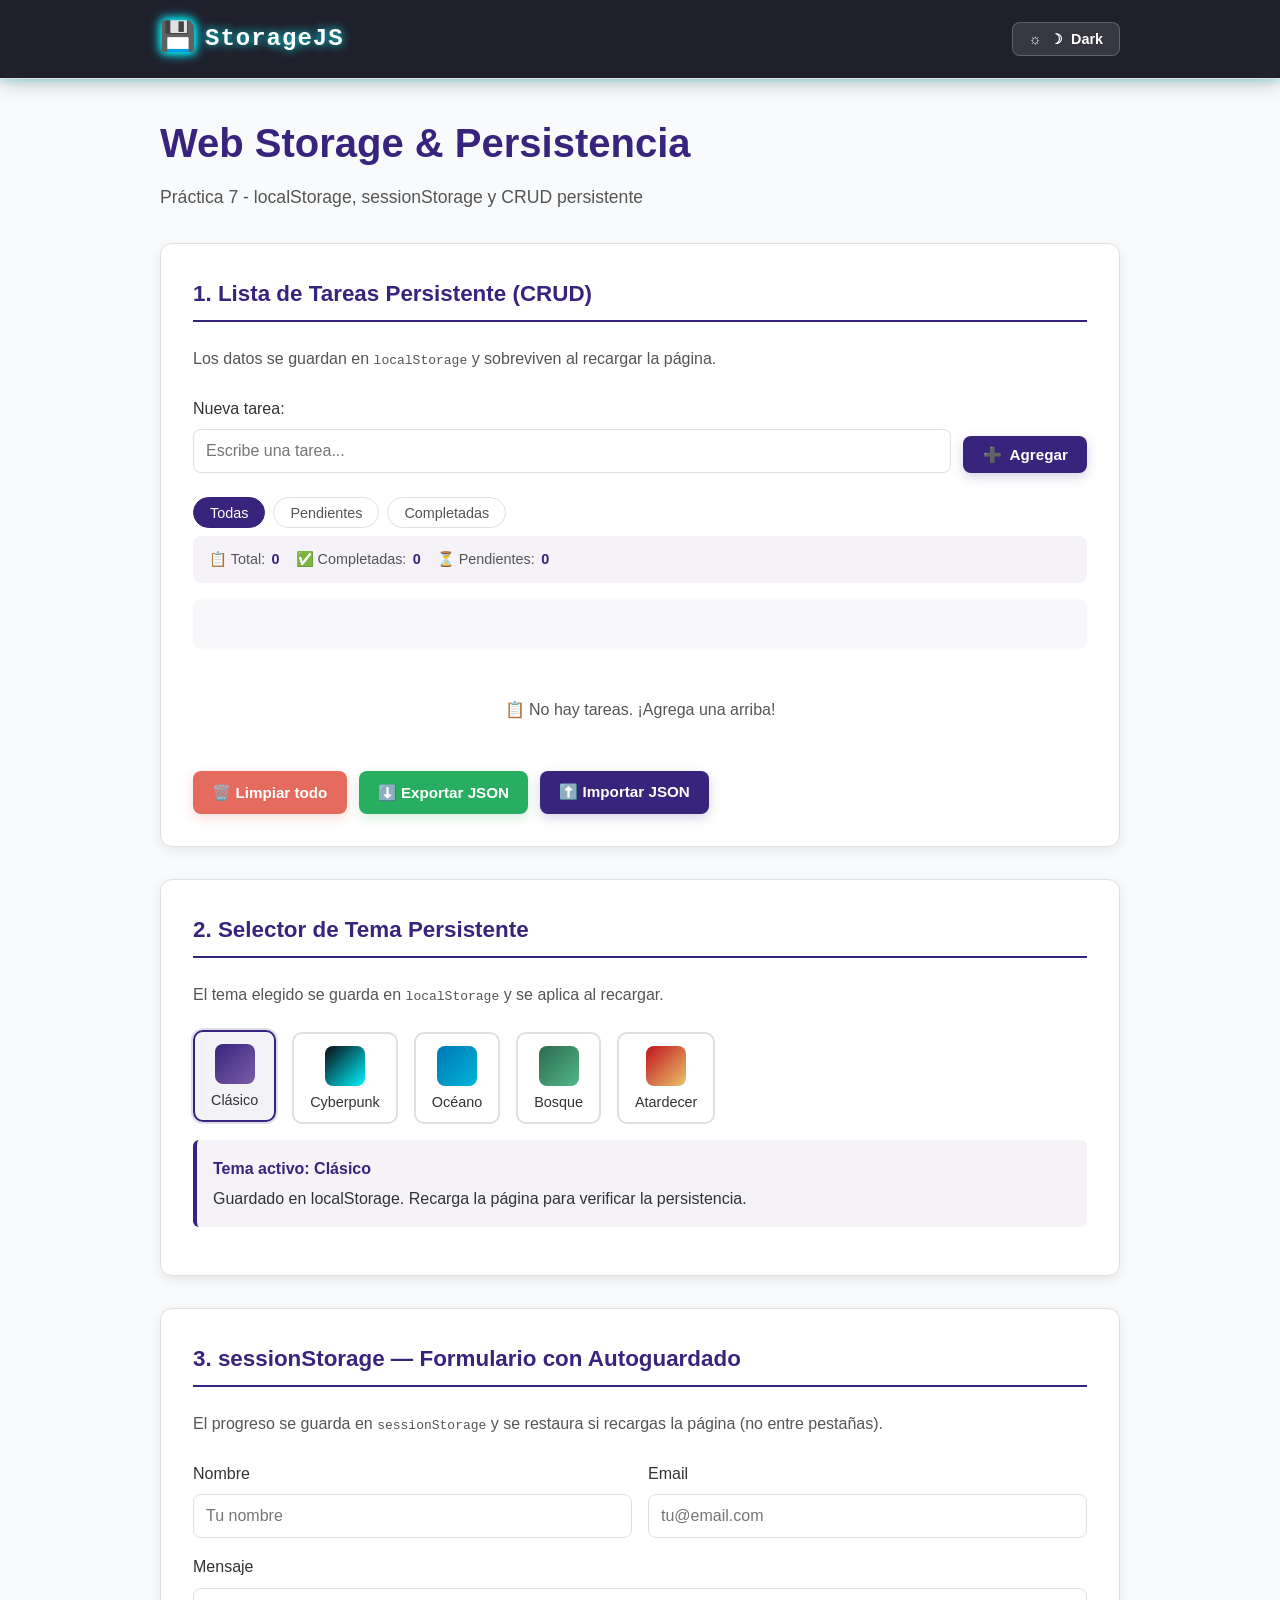
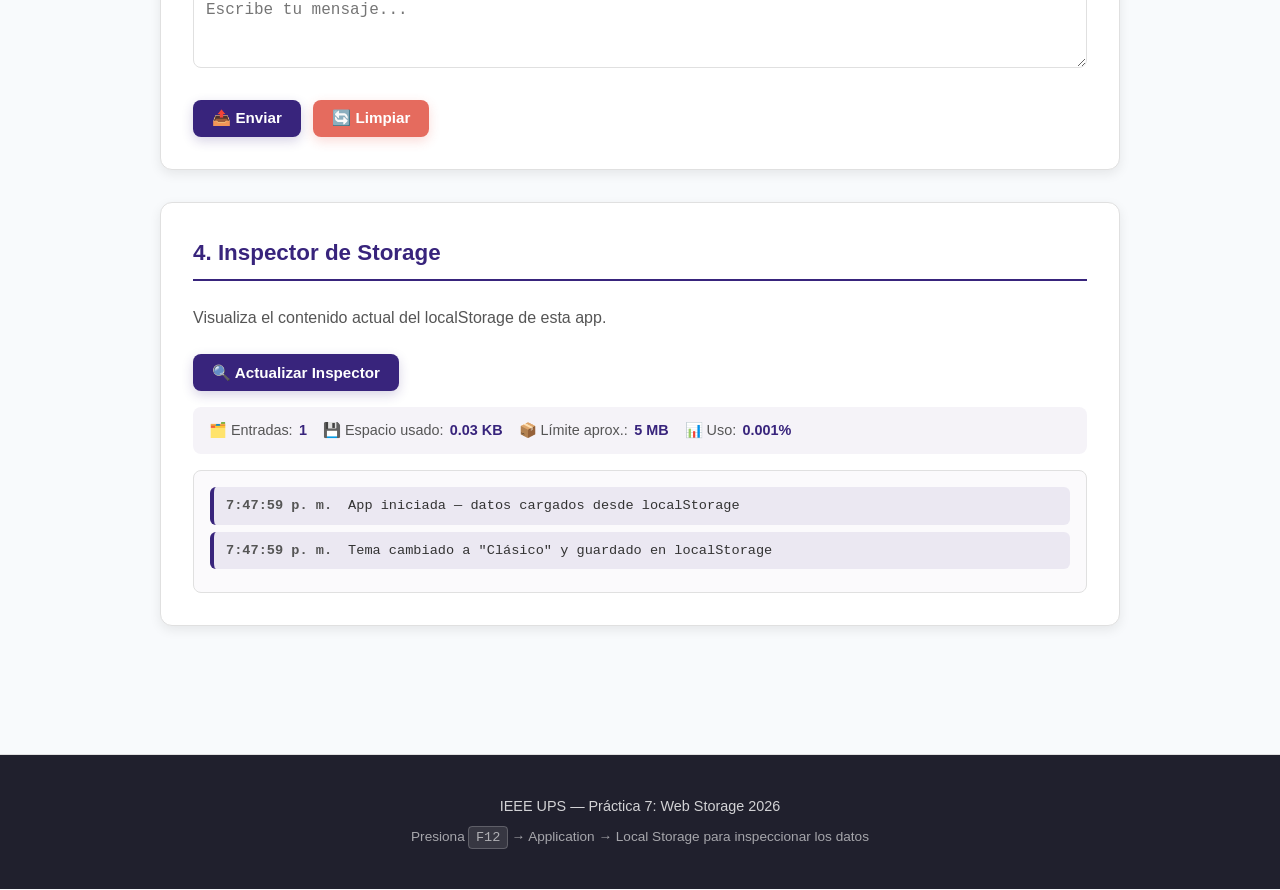
<file: 07-storage/index.html>
<!DOCTYPE html>
<html lang="es">
<head>
    <meta charset="UTF-8">
    <meta name="viewport" content="width=device-width, initial-scale=1.0">
    <meta name="description" content="Práctica 7 - Web Storage y Persistencia con JavaScript">
    <title>Práctica 7 - Web Storage</title>
    <link rel="stylesheet" href="css/styles.css">
</head>
<body>
    <!-- Header -->
    <header class="header">
        <div class="header-inner">
            <div class="brand">
                <span class="brand-icon">💾</span>
                <span>StorageJS</span>
            </div>
            <button class="btn-toggle-dark" id="toggleDark" title="Alternar modo oscuro">
                <span class="icon-sun">☼</span>
                <span class="icon-moon">☽</span>
                <span class="toggle-label">Dark</span>
            </button>
        </div>
    </header>

    <main class="main-container">
        <h1 class="page-title">Web Storage & Persistencia</h1>
        <p class="page-subtitle">Práctica 7 - localStorage, sessionStorage y CRUD persistente</p>

        <!-- Sección 1: CRUD de Tareas -->
        <section class="card">
            <h2 class="card-title">1. Lista de Tareas Persistente (CRUD)</h2>
            <p style="margin-bottom:1.5rem;color:var(--secondary);">Los datos se guardan en <code>localStorage</code> y sobreviven al recargar la página.</p>

            <div class="form-group" style="display:flex;gap:0.75rem;flex-wrap:wrap;align-items:flex-end;">
                <div style="flex:1;min-width:200px;">
                    <label for="input-tarea">Nueva tarea:</label>
                    <input type="text" id="input-tarea" placeholder="Escribe una tarea..." maxlength="120"
                        style="width:100%;padding:0.75rem;border:1px solid var(--border);border-radius:8px;font-size:1rem;background:var(--card-bg);color:var(--text);transition:all 0.3s;">
                </div>
                <button class="btn-primary btn-sm" id="btn-agregar">
                    ➕ <span>Agregar</span>
                </button>
            </div>

            <!-- Filtros -->
            <div class="filter-bar" id="filtros">
                <button class="filter-btn active" data-filtro="todas">Todas</button>
                <button class="filter-btn" data-filtro="pendientes">Pendientes</button>
                <button class="filter-btn" data-filtro="completadas">Completadas</button>
            </div>

            <!-- Estadísticas -->
            <div id="stats-tareas" class="stats-bar"></div>

            <!-- Lista -->
            <ul id="lista-tareas" class="task-list"></ul>
            <div id="empty-msg" class="empty-state" style="display:none;">
                <span>📋</span> No hay tareas. ¡Agrega una arriba!
            </div>

            <!-- Acciones globales -->
            <div style="display:flex;gap:0.75rem;flex-wrap:wrap;margin-top:1rem;">
                <button class="btn-primary btn-sm btn-danger" id="btn-limpiar">🗑️ Limpiar todo</button>
                <button class="btn-primary btn-sm btn-success" id="btn-exportar">⬇️ Exportar JSON</button>
                <label class="btn-primary btn-sm" style="cursor:pointer;" title="Importar JSON">
                    ⬆️ Importar JSON
                    <input type="file" id="input-importar" accept=".json" style="display:none;">
                </label>
            </div>
        </section>

        <!-- Sección 2: Selector de Tema Persistente -->
        <section class="card">
            <h2 class="card-title">2. Selector de Tema Persistente</h2>
            <p style="margin-bottom:1.5rem;color:var(--secondary);">El tema elegido se guarda en <code>localStorage</code> y se aplica al recargar.</p>
            <div class="theme-grid" id="theme-grid">
                <button class="theme-btn" data-tema="default" style="--t-primary:#38247c;--t-bg:#f8fafc;--t-card:#fff;">
                    <span class="theme-preview" style="background:linear-gradient(135deg,#38247c,#7b5ea7);"></span>
                    <span>Clásico</span>
                </button>
                <button class="theme-btn" data-tema="dark" style="--t-primary:#00f3ff;--t-bg:#0b0b12;--t-card:#151522;">
                    <span class="theme-preview" style="background:linear-gradient(135deg,#0b0b12,#00f3ff);"></span>
                    <span>Cyberpunk</span>
                </button>
                <button class="theme-btn" data-tema="ocean" style="--t-primary:#0077b6;--t-bg:#e8f4f8;--t-card:#fff;">
                    <span class="theme-preview" style="background:linear-gradient(135deg,#0077b6,#00b4d8);"></span>
                    <span>Océano</span>
                </button>
                <button class="theme-btn" data-tema="forest" style="--t-primary:#2d6a4f;--t-bg:#f0f7f4;--t-card:#fff;">
                    <span class="theme-preview" style="background:linear-gradient(135deg,#2d6a4f,#52b788);"></span>
                    <span>Bosque</span>
                </button>
                <button class="theme-btn" data-tema="sunset" style="--t-primary:#c1121f;--t-bg:#fff8f0;--t-card:#fff;">
                    <span class="theme-preview" style="background:linear-gradient(135deg,#c1121f,#e9c46a);"></span>
                    <span>Atardecer</span>
                </button>
            </div>
            <div id="tema-activo-msg" class="resultado show" style="margin-top:1rem;">
                <strong>Tema activo: <span id="tema-nombre">Clásico</span></strong>
                Guardado en localStorage. Recarga la página para verificar la persistencia.
            </div>
        </section>

        <!-- Sección 3: sessionStorage - Formulario con autoguardado -->
        <section class="card">
            <h2 class="card-title">3. sessionStorage — Formulario con Autoguardado</h2>
            <p style="margin-bottom:1.5rem;color:var(--secondary);">El progreso se guarda en <code>sessionStorage</code> y se restaura si recargas la página (no entre pestañas).</p>

            <div class="session-indicator" id="session-indicator" style="display:none;">
                <span>🔄</span> Borrador restaurado desde sessionStorage
                <button id="btn-descartar-draft" style="margin-left:1rem;background:none;border:1px solid var(--error);color:var(--error);padding:0.2rem 0.6rem;border-radius:4px;cursor:pointer;font-size:0.85rem;">Descartar</button>
            </div>

            <form id="form-contacto" novalidate>
                <div style="display:grid;grid-template-columns:1fr 1fr;gap:1rem;margin-bottom:1rem;">
                    <div class="form-group" style="margin:0;">
                        <label for="c-nombre">Nombre</label>
                        <input type="text" id="c-nombre" name="nombre" placeholder="Tu nombre">
                    </div>
                    <div class="form-group" style="margin:0;">
                        <label for="c-email">Email</label>
                        <input type="email" id="c-email" name="email" placeholder="tu@email.com">
                    </div>
                </div>
                <div class="form-group">
                    <label for="c-mensaje">Mensaje</label>
                    <textarea id="c-mensaje" name="mensaje" rows="3"
                        style="width:100%;padding:0.75rem;border:1px solid var(--border);border-radius:8px;font-size:1rem;background:var(--card-bg);color:var(--text);resize:vertical;transition:all 0.3s;"
                        placeholder="Escribe tu mensaje..."></textarea>
                </div>
                <div style="display:flex;gap:0.75rem;flex-wrap:wrap;">
                    <button type="submit" class="btn-primary btn-sm">📤 Enviar</button>
                    <button type="button" class="btn-primary btn-sm btn-danger" id="btn-reset-form">🔄 Limpiar</button>
                </div>
            </form>
            <div id="form-resultado" class="resultado"></div>
        </section>

        <!-- Sección 4: Info de Storage -->
        <section class="card">
            <h2 class="card-title">4. Inspector de Storage</h2>
            <p style="margin-bottom:1.5rem;color:var(--secondary);">Visualiza el contenido actual del localStorage de esta app.</p>
            <div style="display:flex;gap:0.75rem;margin-bottom:1rem;flex-wrap:wrap;">
                <button class="btn-primary btn-sm" id="btn-refrescar-inspector">🔍 Actualizar Inspector</button>
            </div>
            <div id="storage-info" class="stats-bar" style="margin-bottom:1rem;"></div>
            <div id="log" style="max-height:300px;overflow-y:auto;background:rgba(56,36,124,0.02);border:1px solid var(--border);border-radius:8px;padding:1rem;font-family:'Courier New',monospace;font-size:0.85rem;"></div>
        </section>
    </main>

    <footer class="footer">
        <p>IEEE UPS — Práctica 7: Web Storage 2026</p>
        <p class="shortcut-hint">Presiona <kbd>F12</kbd> → Application → Local Storage para inspeccionar los datos</p>
    </footer>

    <script src="js/storage.js"></script>
    <script src="js/app.js"></script>
</body>
</html>
</file>
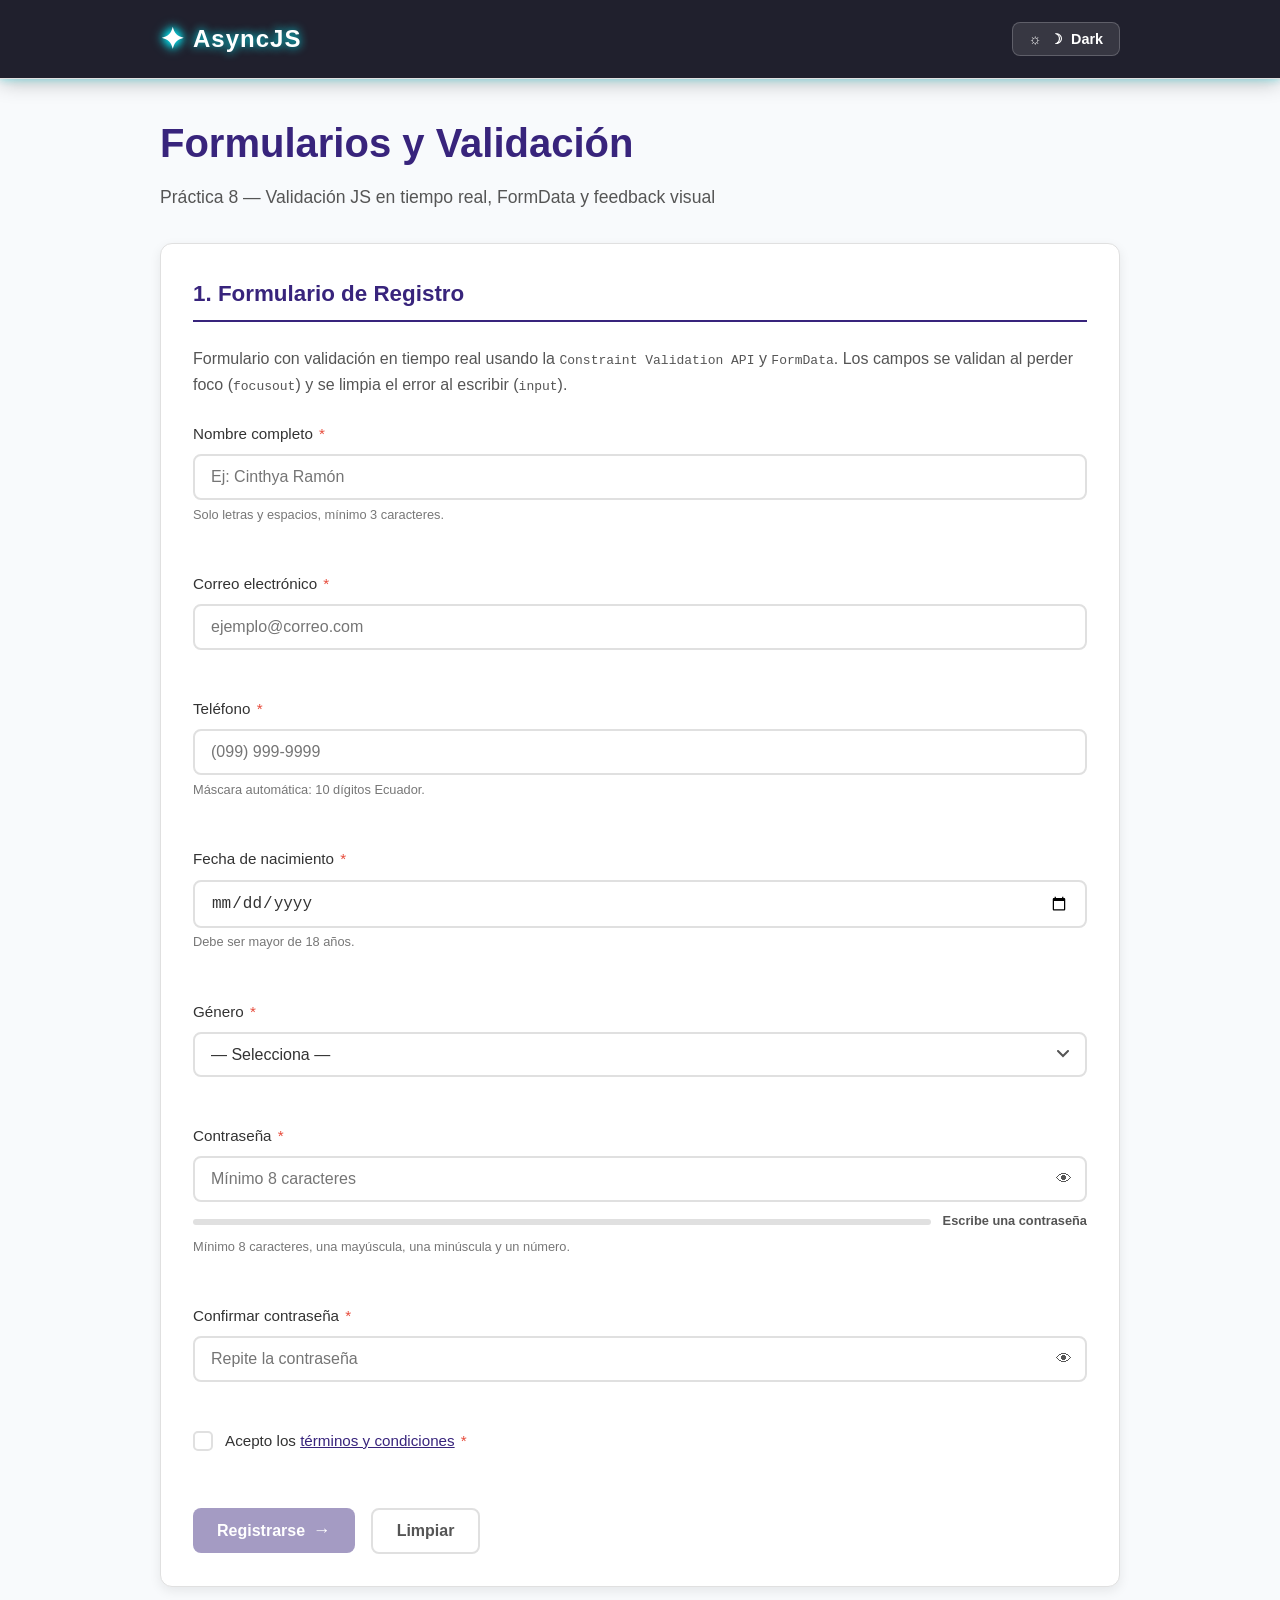
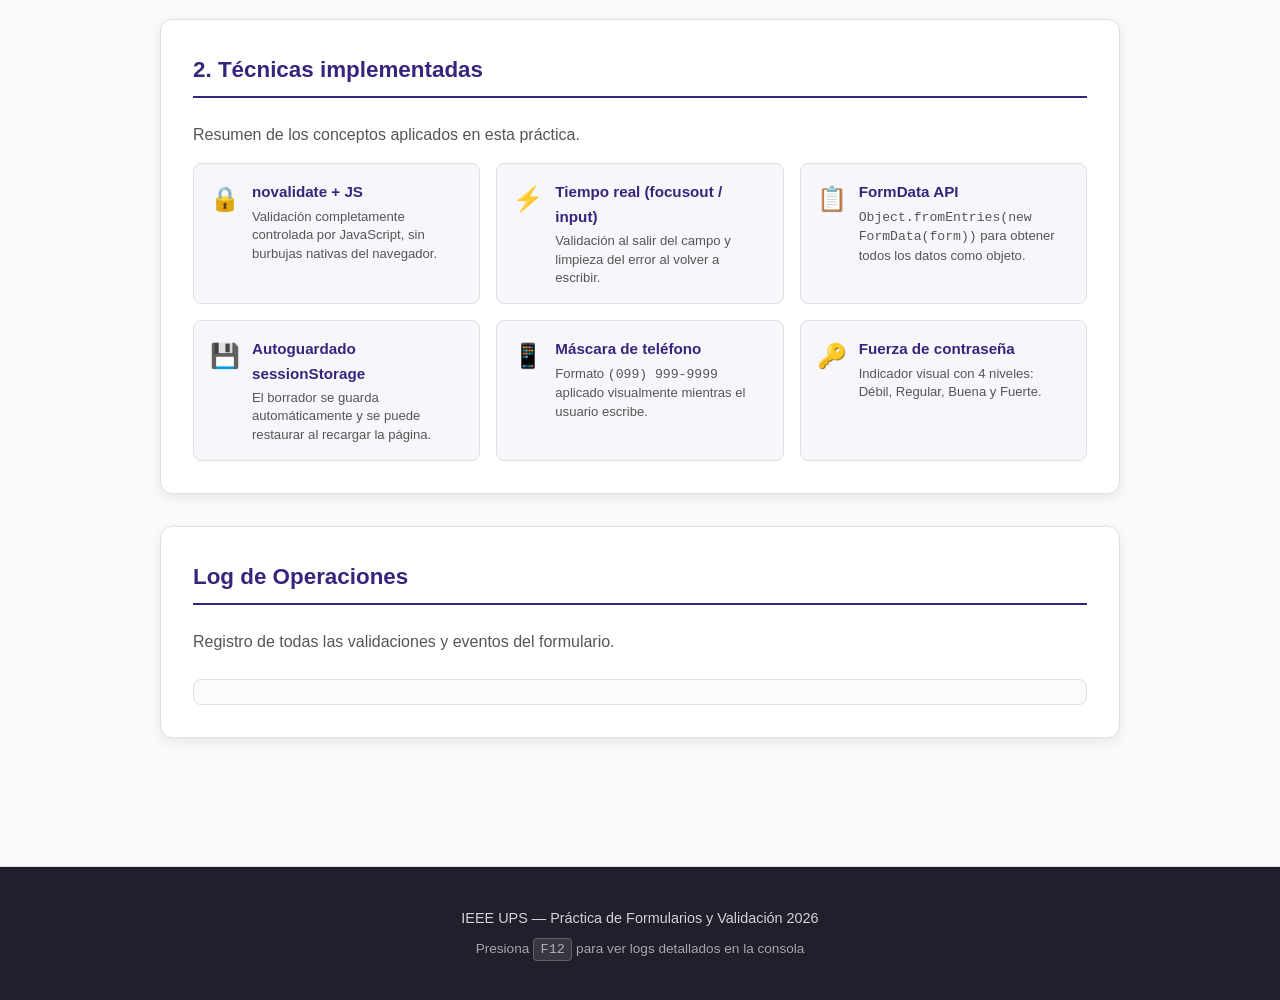
<file: 08-formularios-validacion/index.html>
<!DOCTYPE html>
<html lang="es">
<head>
    <meta charset="UTF-8">
    <meta name="viewport" content="width=device-width, initial-scale=1.0">
    <meta name="description" content="Práctica 8 - Formularios y Validación con JavaScript">
    <title>Práctica 8 - Formularios y Validación</title>
    <link rel="stylesheet" href="css/styles.css">
</head>
<body>
    <!-- Header -->
    <header class="header">
        <div class="header-inner">
            <div class="brand">
                <span class="brand-icon">✦</span>
                <span>AsyncJS</span>
            </div>
            <button class="btn-toggle-dark" id="toggleDark" title="Alternar modo oscuro">
                <span class="icon-sun">☼</span>
                <span class="icon-moon">☽</span>
                <span class="toggle-label">Dark</span>
            </button>
        </div>
    </header>

    <main class="main-container">
        <!-- Título principal -->
        <h1 class="page-title">Formularios y Validación</h1>
        <p class="page-subtitle">Práctica 8 — Validación JS en tiempo real, FormData y feedback visual</p>

        <!-- Sección 1: Formulario de Registro -->
        <section class="card">
            <h2 class="card-title">1. Formulario de Registro</h2>
            <p style="margin-bottom: 1.5rem; color: var(--secondary);">
                Formulario con validación en tiempo real usando la <code>Constraint Validation API</code> y <code>FormData</code>.
                Los campos se validan al perder foco (<code>focusout</code>) y se limpia el error al escribir (<code>input</code>).
            </p>

            <!-- Autoguardado -->
            <div id="draft-banner" class="draft-banner" style="display:none;">
                <span>📝 Se encontró un borrador guardado.</span>
                <div style="display:flex;gap:0.5rem;">
                    <button class="btn-draft" id="btn-restore-draft">Restaurar</button>
                    <button class="btn-draft btn-draft--discard" id="btn-discard-draft">Descartar</button>
                </div>
            </div>

            <form id="form-registro" novalidate autocomplete="off">

                <!-- Nombre -->
                <div class="form-group">
                    <label for="nombre">Nombre completo <span class="required-mark">*</span></label>
                    <input
                        type="text"
                        id="nombre"
                        name="nombre"
                        placeholder="Ej: Cinthya Ramón"
                        required
                        minlength="3"
                        maxlength="50"
                        autocomplete="off"
                    >
                    <div class="field-hint">Solo letras y espacios, mínimo 3 caracteres.</div>
                    <div class="error-mensaje" id="error-nombre"></div>
                </div>

                <!-- Email -->
                <div class="form-group">
                    <label for="email">Correo electrónico <span class="required-mark">*</span></label>
                    <input
                        type="email"
                        id="email"
                        name="email"
                        placeholder="ejemplo@correo.com"
                        required
                        autocomplete="off"
                    >
                    <div class="error-mensaje" id="error-email"></div>
                </div>

                <!-- Teléfono -->
                <div class="form-group">
                    <label for="telefono">Teléfono <span class="required-mark">*</span></label>
                    <input
                        type="tel"
                        id="telefono"
                        name="telefono"
                        placeholder="(099) 999-9999"
                        required
                        autocomplete="off"
                    >
                    <div class="field-hint">Máscara automática: 10 dígitos Ecuador.</div>
                    <div class="error-mensaje" id="error-telefono"></div>
                </div>

                <!-- Fecha de nacimiento -->
                <div class="form-group">
                    <label for="fecha_nacimiento">Fecha de nacimiento <span class="required-mark">*</span></label>
                    <input
                        type="date"
                        id="fecha_nacimiento"
                        name="fecha_nacimiento"
                        required
                    >
                    <div class="field-hint">Debe ser mayor de 18 años.</div>
                    <div class="error-mensaje" id="error-fecha_nacimiento"></div>
                </div>

                <!-- Género -->
                <div class="form-group">
                    <label for="genero">Género <span class="required-mark">*</span></label>
                    <select id="genero" name="genero" required>
                        <option value="">— Selecciona —</option>
                        <option value="masculino">Masculino</option>
                        <option value="femenino">Femenino</option>
                        <option value="no_binario">No binario</option>
                        <option value="prefiero_no_decir">Prefiero no decirlo</option>
                    </select>
                    <div class="error-mensaje" id="error-genero"></div>
                </div>

                <!-- Contraseña -->
                <div class="form-group">
                    <label for="password">Contraseña <span class="required-mark">*</span></label>
                    <div class="input-password-wrap">
                        <input
                            type="password"
                            id="password"
                            name="password"
                            placeholder="Mínimo 8 caracteres"
                            required
                            minlength="8"
                            autocomplete="new-password"
                        >
                        <button type="button" class="btn-toggle-pass" id="toggle-pass" title="Mostrar/ocultar contraseña">👁</button>
                    </div>
                    <!-- Indicador de fuerza -->
                    <div class="password-strength" id="password-strength">
                        <div class="strength-bar">
                            <div class="strength-fill" id="strength-fill"></div>
                        </div>
                        <span class="strength-label" id="strength-label">Escribe una contraseña</span>
                    </div>
                    <div class="field-hint">Mínimo 8 caracteres, una mayúscula, una minúscula y un número.</div>
                    <div class="error-mensaje" id="error-password"></div>
                </div>

                <!-- Confirmar contraseña -->
                <div class="form-group">
                    <label for="confirmar_password">Confirmar contraseña <span class="required-mark">*</span></label>
                    <div class="input-password-wrap">
                        <input
                            type="password"
                            id="confirmar_password"
                            name="confirmar_password"
                            placeholder="Repite la contraseña"
                            required
                            autocomplete="new-password"
                        >
                        <button type="button" class="btn-toggle-pass" id="toggle-confirm-pass" title="Mostrar/ocultar contraseña">👁</button>
                    </div>
                    <div class="error-mensaje" id="error-confirmar_password"></div>
                </div>

                <!-- Términos y condiciones -->
                <div class="form-group form-group--checkbox">
                    <label class="checkbox-label">
                        <input type="checkbox" id="terminos" name="terminos">
                        <span class="checkbox-custom"></span>
                        <span>Acepto los <a href="#" class="link-terms">términos y condiciones</a> <span class="required-mark">*</span></span>
                    </label>
                    <div class="error-mensaje" id="error-terminos"></div>
                </div>

                <!-- Botón de envío -->
                <div class="form-actions">
                    <button type="submit" class="btn-primary btn-submit" id="btn-submit" disabled>
                        <span>Registrarse</span>
                        <span class="btn-icon">→</span>
                    </button>
                    <button type="button" class="btn-secondary" id="btn-reset">
                        <span>Limpiar</span>
                    </button>
                </div>
            </form>

            <!-- Mensaje de éxito -->
            <div id="exito-registro" class="exito-msg" style="display:none;">
                <div class="exito-icon">✓</div>
                <div>
                    <strong>¡Registro exitoso!</strong>
                    <p>Los datos han sido procesados correctamente. Revisa la consola (<kbd>F12</kbd>) para ver el objeto FormData.</p>
                </div>
            </div>
        </section>

        <!-- Sección 2: Conceptos Técnicos -->
        <section class="card">
            <h2 class="card-title">2. Técnicas implementadas</h2>
            <p style="margin-bottom: 1rem; color: var(--secondary);">
                Resumen de los conceptos aplicados en esta práctica.
            </p>
            <div class="tech-grid">
                <div class="tech-item">
                    <div class="tech-icon">🔒</div>
                    <div>
                        <strong>novalidate + JS</strong>
                        <p>Validación completamente controlada por JavaScript, sin burbujas nativas del navegador.</p>
                    </div>
                </div>
                <div class="tech-item">
                    <div class="tech-icon">⚡</div>
                    <div>
                        <strong>Tiempo real (focusout / input)</strong>
                        <p>Validación al salir del campo y limpieza del error al volver a escribir.</p>
                    </div>
                </div>
                <div class="tech-item">
                    <div class="tech-icon">📋</div>
                    <div>
                        <strong>FormData API</strong>
                        <p><code>Object.fromEntries(new FormData(form))</code> para obtener todos los datos como objeto.</p>
                    </div>
                </div>
                <div class="tech-item">
                    <div class="tech-icon">💾</div>
                    <div>
                        <strong>Autoguardado sessionStorage</strong>
                        <p>El borrador se guarda automáticamente y se puede restaurar al recargar la página.</p>
                    </div>
                </div>
                <div class="tech-item">
                    <div class="tech-icon">📱</div>
                    <div>
                        <strong>Máscara de teléfono</strong>
                        <p>Formato <code>(099) 999-9999</code> aplicado visualmente mientras el usuario escribe.</p>
                    </div>
                </div>
                <div class="tech-item">
                    <div class="tech-icon">🔑</div>
                    <div>
                        <strong>Fuerza de contraseña</strong>
                        <p>Indicador visual con 4 niveles: Débil, Regular, Buena y Fuerte.</p>
                    </div>
                </div>
            </div>
        </section>

        <!-- Sección 3: Log de Operaciones -->
        <section class="card">
            <h2 class="card-title">Log de Operaciones</h2>
            <p style="margin-bottom: 1.5rem; color: var(--secondary);">
                Registro de todas las validaciones y eventos del formulario.
            </p>
            <div id="log" class="task-list" style="max-height: 350px; overflow-y: auto;"></div>
        </section>
    </main>

    <!-- Footer -->
    <footer class="footer">
        <p>IEEE UPS — Práctica de Formularios y Validación 2026</p>
        <p class="shortcut-hint">Presiona <kbd>F12</kbd> para ver logs detallados en la consola</p>
    </footer>

    <script src="js/validacion.js"></script>
    <script src="js/app.js"></script>
</body>
</html>
</file>
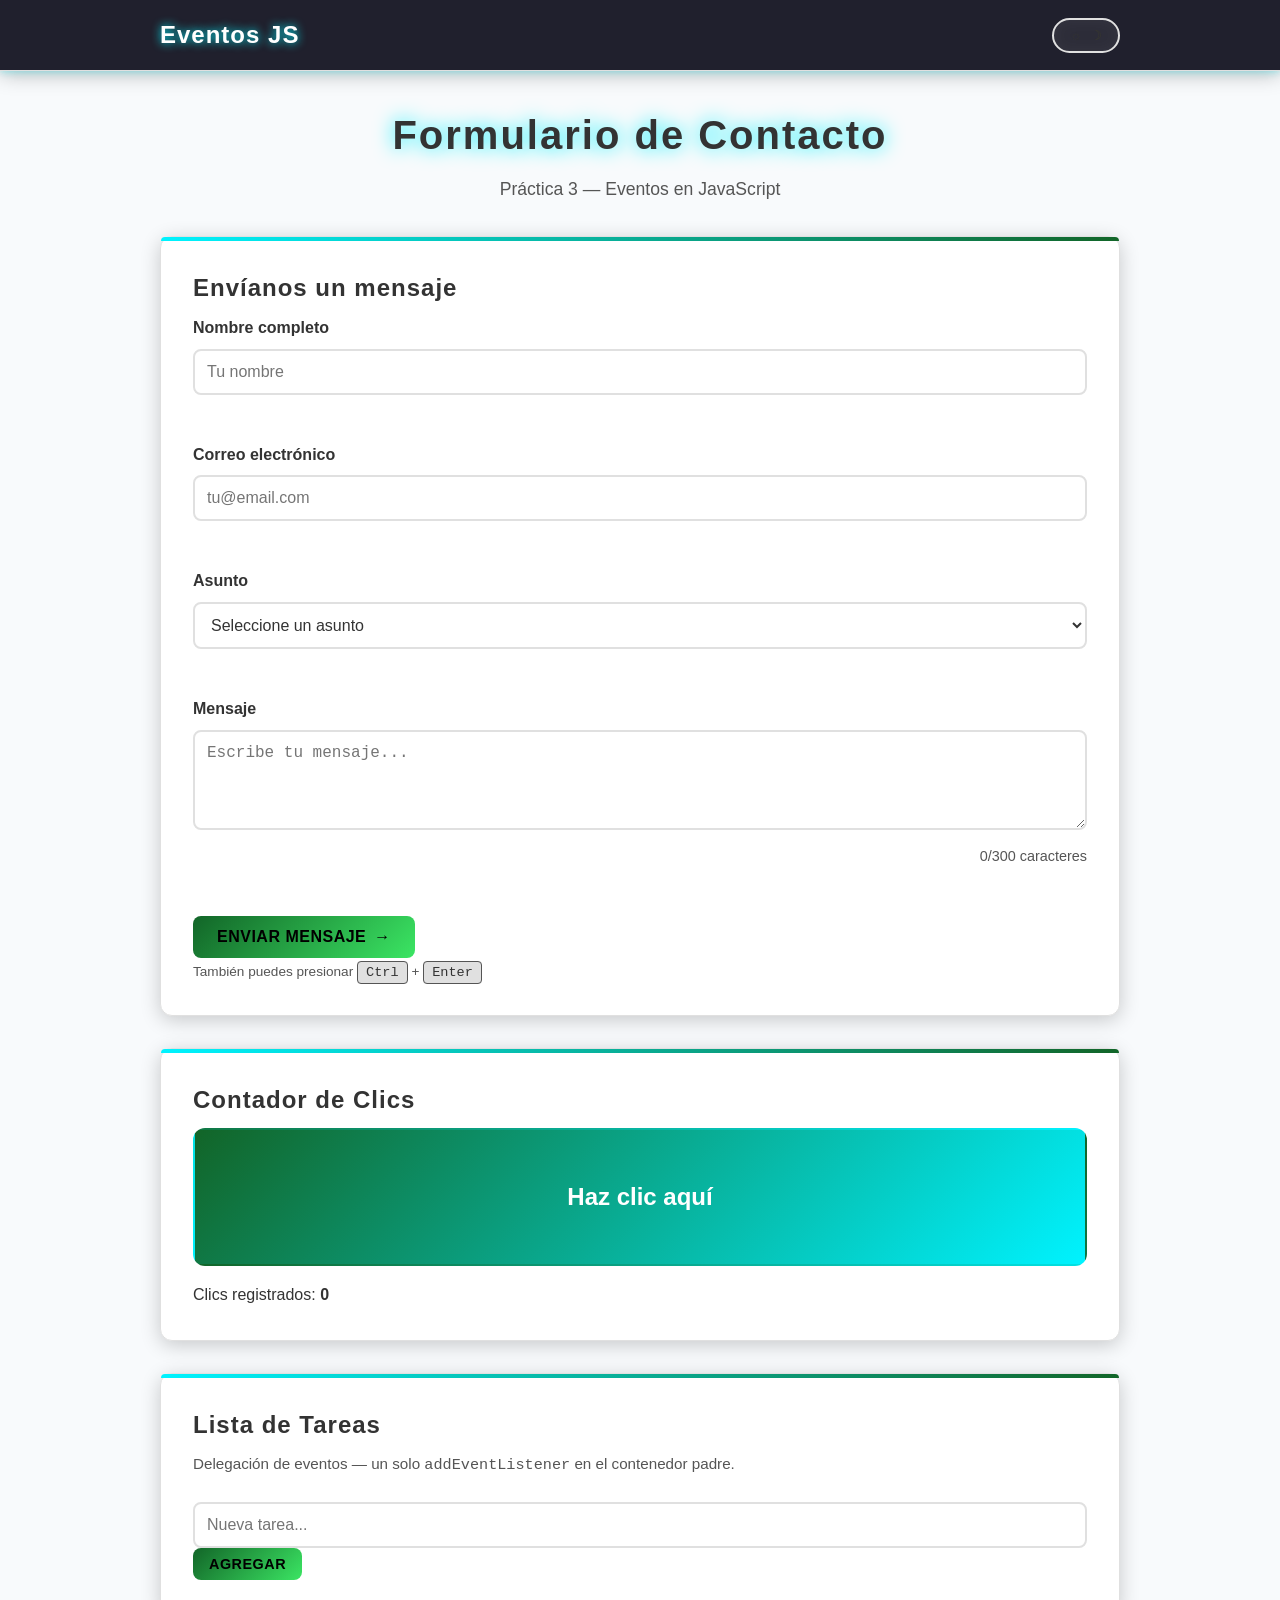
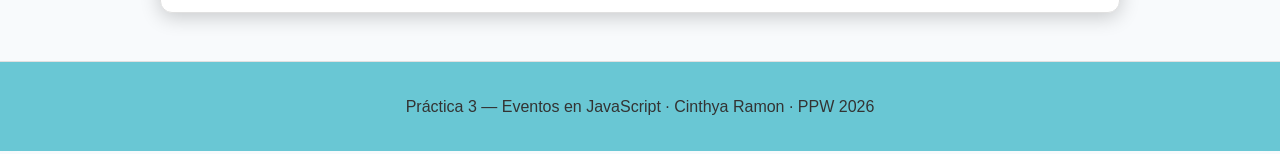
<file: practica-03/index.html>
<!doctype html>
<html lang="en">
  <head>
    <meta charset="UTF-8" />
    <meta name="viewport" content="width=device-width, initial-scale=1.0" />
    <title>Práctica 3 - Eventos en JavaScript</title>
    <meta name="description" content="Práctica 3: Eventos en JavaScript - Formulario interactivo con validación, modo oscuro y delegación de eventos." />
    <link rel="stylesheet" href="css/styles.css" />
  </head>
  <body>
    <header class="header">
      <div class="header-inner">
        <div class="brand">
          <span class="brand-text">Eventos JS</span>
        </div>
        <button id="modo" class="btn-toggle-dark" aria-label="Cambiar modo oscuro/claro">
          <span class="icon-sun">☼</span>
          <span class="icon-moon">☽</span>
          <span class="toggle-label">Modo oscuro</span>

          
        </button>
      </div>
    </header>

    <main class="main-container">
      <h1 class="page-title">Formulario de Contacto</h1>
      <p class="page-subtitle">Práctica 3 — Eventos en JavaScript</p>

      <section class="card" id="seccion-formulario">
        <h2 class="card-title">Envíanos un mensaje</h2>

        <form id="formulario" novalidate>
          <div class="form-group">
            <label for="nombre">Nombre completo</label>
            <input type="text" id="nombre" placeholder="Tu nombre" autocomplete="name" />
            <p class="error-msg" id="error-nombre"></p>
          </div>

          <div class="form-group">
            <label for="email">Correo electrónico</label>
            <input type="email" id="email" placeholder="tu@email.com" autocomplete="email" />
            <p class="error-msg" id="error-email"></p>
          </div>

          <div class="form-group">
            <label for="asunto">Asunto</label>
            <select id="asunto">
              <option value="">Seleccione un asunto</option>
              <option value="consulta">Consulta general</option>
              <option value="soporte">Soporte técnico</option>
              <option value="otro">Otro</option>
            </select>
            <p class="error-msg" id="error-asunto"></p>
          </div>

          <div class="form-group">
            <label for="mensaje">Mensaje</label>
            <textarea id="mensaje" rows="4" maxlength="300" placeholder="Escribe tu mensaje..."></textarea>
            <div class="char-row">
              <span id="contador">0</span>/300 caracteres
            </div>
            <p class="error-msg" id="error-mensaje"></p>
          </div>

          <div class="form-actions">
            <button type="submit" id="btn-enviar" class="btn-primary">
              <span>Enviar mensaje</span>
              <span class="btn-icon">→</span>
            </button>
            <small class="shortcut-hint">También puedes presionar <kbd>Ctrl</kbd> + <kbd>Enter</kbd></small>
          </div>
        </form>

        <div id="resultado" class="resultado"></div>
      </section>

      <section class="card" id="seccion-clicks">
        <h2 class="card-title">Contador de Clics</h2>
        <div id="zona" class="zona-click" role="button" tabindex="0" aria-label="Zona de clics">
          Haz clic aquí
        </div>
        <p class="click-label">Clics registrados: <strong id="clicks">0</strong></p>
      </section>

      <section class="card" id="seccion-tareas">
        <h2 class="card-title">Lista de Tareas</h2>
        <p class="card-desc">Delegación de eventos — un solo <code>addEventListener</code> en el contenedor padre.</p>

        <div class="task-input-row">
          <input type="text" id="nueva" placeholder="Nueva tarea..." />
          <button id="agregar" class="btn-primary btn-sm">Agregar</button>
        </div>

        <ul id="tareas" class="task-list"></ul>
        <p id="pendientes-count" class="pendientes-count"></p>
      </section>
    </main>

    <footer class="footer">
      <p>Práctica 3 — Eventos en JavaScript · Cinthya Ramon · PPW 2026</p>
    </footer>

    <script src="js/app.js"></script>
  </body>
</html>
</file>
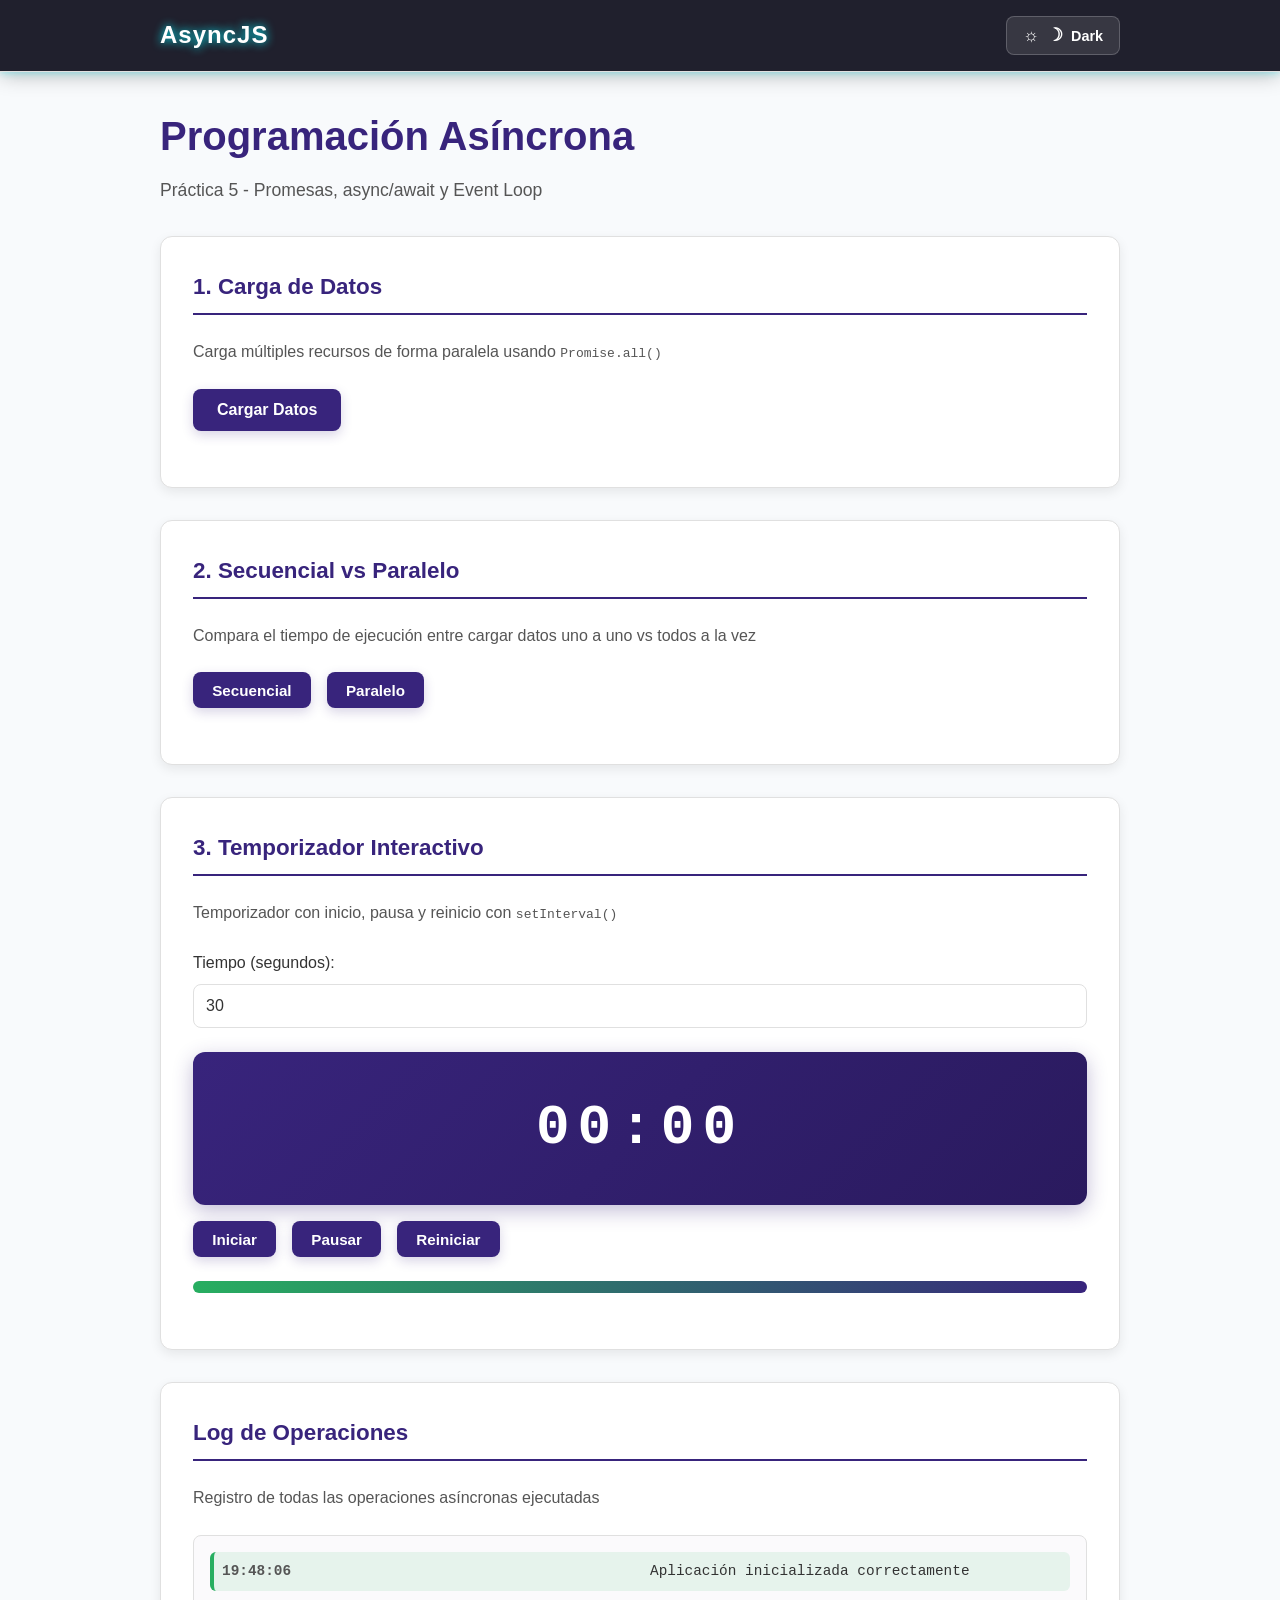
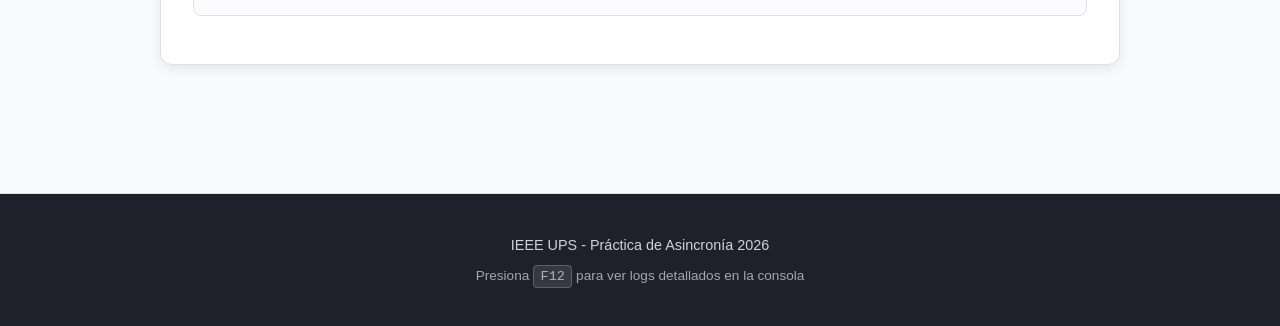
<file: practica-05/index.html>
<!DOCTYPE html>
<html lang="es">
<head>
    <meta charset="UTF-8">
    <meta name="viewport" content="width=device-width, initial-scale=1.0">
    <meta name="description" content="Práctica 5 - Programación Asíncrona con JavaScript">
    <title>Práctica 5 - Programación Asíncrona</title>
    <link rel="stylesheet" href="css/styles.css">
    
<body>
    <!-- Header -->
    <header class="header">
        <div class="header-inner">
            <div class="brand">
                <span>AsyncJS</span>
            </div>
            <button class="btn-toggle-dark" id="toggleDark" title="Alternar modo oscuro">
          <span class="icon-sun">☼</span>
          <span class="icon-moon">☽</span>
                <span class="toggle-label">Dark</span>
            </button>
        </div>
    </header>

    <main class="main-container">
        <!-- Título principal -->
        <h1 class="page-title">Programación Asíncrona</h1>
        <p class="page-subtitle">Práctica 5 - Promesas, async/await y Event Loop</p>

        <!-- Sección 1: Carga de Datos -->
        <section class="card">
            <h2 class="card-title">1. Carga de Datos</h2>
            <p style="margin-bottom: 1.5rem; color: var(--secondary);">
                Carga múltiples recursos de forma paralela usando <code>Promise.all()</code>
            </p>
            <div class="form-group">
                <button class="btn-primary" id="btnCargar">
                
                    <span>Cargar Datos</span>
                </button>
            </div>
            <div id="spinner" class="zona-click" style="display: none;"> Cargando...</div>
            <ul id="datos" class="task-list" style="display: none;"></ul>
            <div id="errorMsg" class="error-msg" style="display: none;"></div>
        </section>

        <!-- Sección 2: Secuencial vs Paralelo -->
        <section class="card">
            <h2 class="card-title">2. Secuencial vs Paralelo</h2>
            <p style="margin-bottom: 1.5rem; color: var(--secondary);">
                Compara el tiempo de ejecución entre cargar datos uno a uno vs todos a la vez
            </p>
            <div class="form-group" style="display: flex; gap: 1rem; flex-wrap: wrap;">
                <button class="btn-primary btn-sm" id="btnSecuencial">
                   
                    <span>Secuencial</span>
                </button>
                <button class="btn-primary btn-sm" id="btnParalelo">
                    
                    <span>Paralelo</span>
                </button>
            </div>
            <div id="resultados" class="resultado"></div>
        </section>

        <!-- Sección 3: Temporizador Interactivo -->
        <section class="card">
            <h2 class="card-title">3. Temporizador Interactivo</h2>
            <p style="margin-bottom: 1.5rem; color: var(--secondary);">
                Temporizador con inicio, pausa y reinicio con <code>setInterval()</code>
            </p>
            <div class="form-group">
                <label for="tiempo-input">Tiempo (segundos):</label>
                <input type="number" id="tiempo-input" value="30" min="1" max="3600">
            </div>
            <div class="zona-click" id="display">00:30</div>
            <div class="form-group" style="display: flex; gap: 1rem; flex-wrap: wrap;">
                <button class="btn-primary btn-sm" id="btn-iniciar">
                 
                    <span>Iniciar</span>
                </button>
                <button class="btn-primary btn-sm" id="btn-detener">
                   
                    <span>Pausar</span>
                </button>
                <button class="btn-primary btn-sm" id="btn-reiniciar">
                    
                    <span>Reiniciar</span>
                </button>
            </div>
            <div class="form-group">
                <div id="barra-progreso">
                    <div></div>
                </div>
            </div>
        </section>

        <!-- Sección 4: Log de Operaciones -->
        <section class="card">
            <h2 class="card-title">Log de Operaciones</h2>
            <p style="margin-bottom: 1.5rem; color: var(--secondary);">
                Registro de todas las operaciones asíncronas ejecutadas
            </p>
            <div id="log" class="task-list" style="max-height: 350px; overflow-y: auto;"></div>
        </section>
    </main>

    <!-- Footer -->
    <footer class="footer">
        <p>IEEE UPS - Práctica de Asincronía 2026</p>
        <p class="shortcut-hint">Presiona <kbd>F12</kbd> para ver logs detallados en la consola</p>
    </footer>

    <script src="js/app.js"></script>
</body>
</html>
</file>
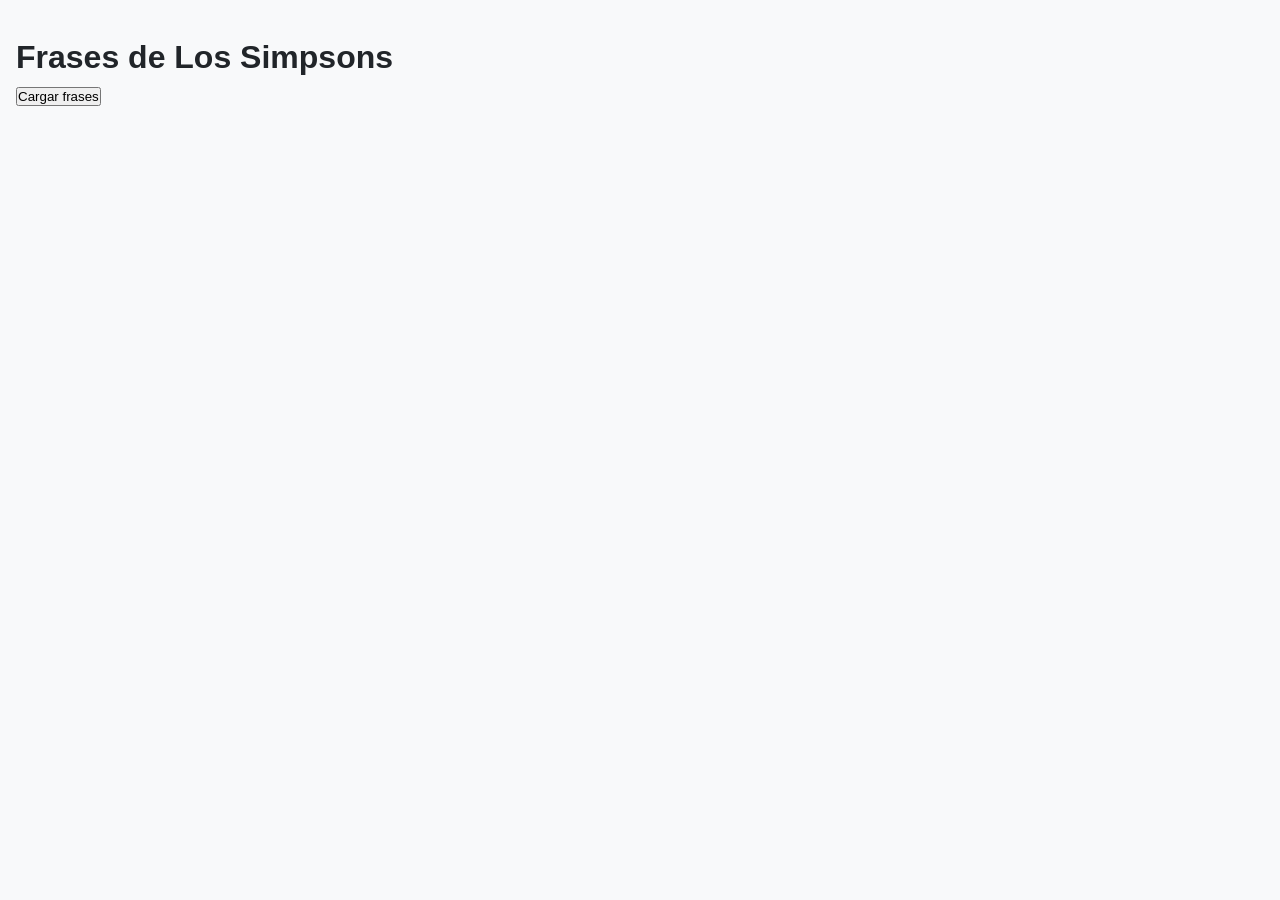
<file: practica-06-ejemplo/index.html>
<!doctype html>
<html lang="es">
  <head>
    <meta charset="UTF-8" />
    <title>Fetch Simpsons</title>
    <link rel="stylesheet" href="css/styles.css" />
    <script src =js/app.js defer></script>
  </head>

  <body>
    <h1>Frases de Los Simpsons</h1>
    <button id="btn-cargar">Cargar frases</button>
    <div id="loading" class="loading oculto">Cargando...</div>
    <div id="contenedor"></div>
    
    
  </body>
</html>
</file>
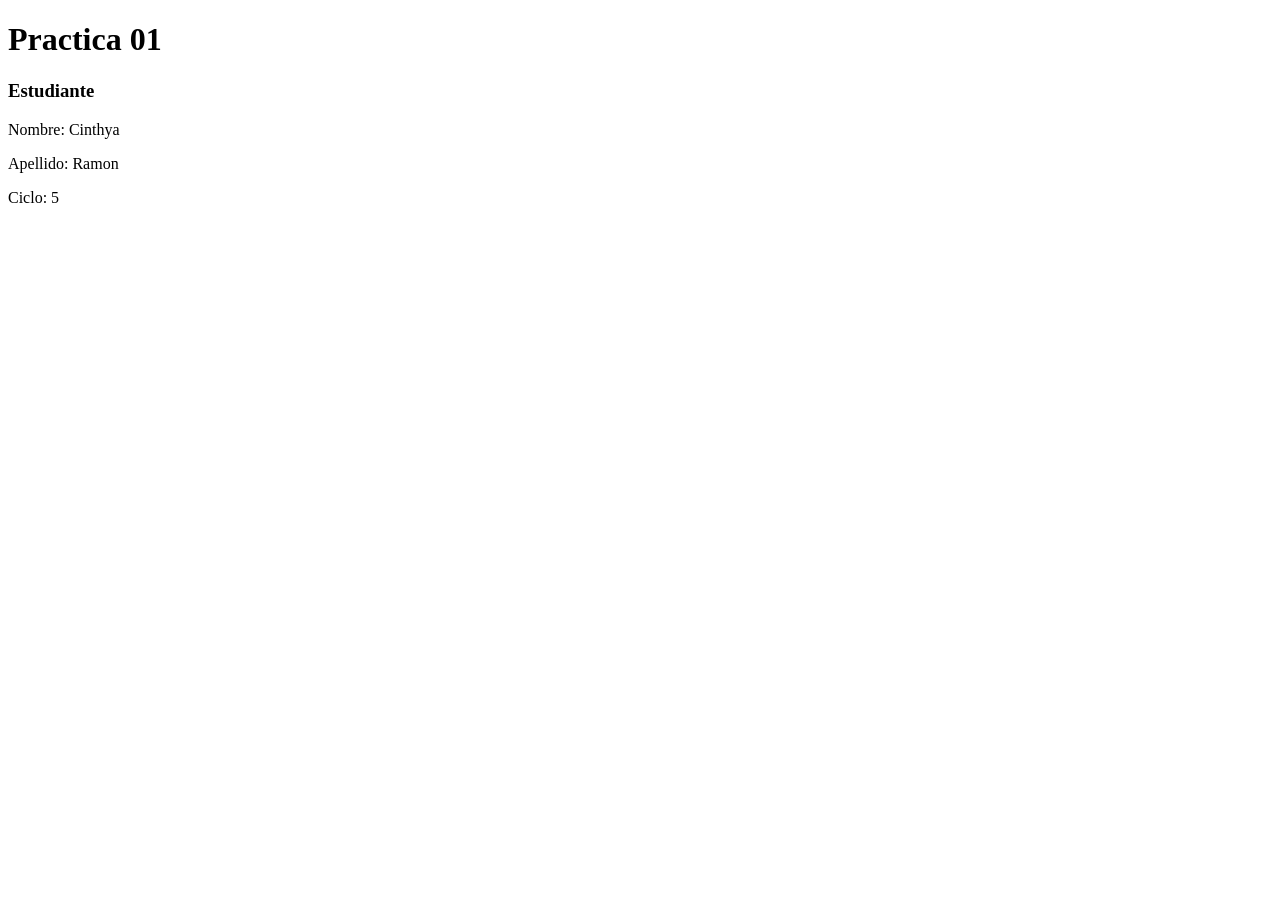
<file: 01-sintaxis/js/index.html>
<!DOCTYPE html>
<html lang="en">
<head>
    <meta charset="UTF-8">
    <meta name="viewport" content="width=device-width, initial-scale=1.0">
    <title>01-Sintaxis</title>
    <script src =js/app.js defer></script>
     

</head>
<body>
    <h1>Practica 01</h1>
    <section id="ifno">
        <div class="card">
            <h3>Estudiante</h3>
            <p id="nombre"> </p>
            <p id="apellido"> </p>
            <p id="ciclo"> </p>
        </div>
    </section>
</body>
</html>
</file>
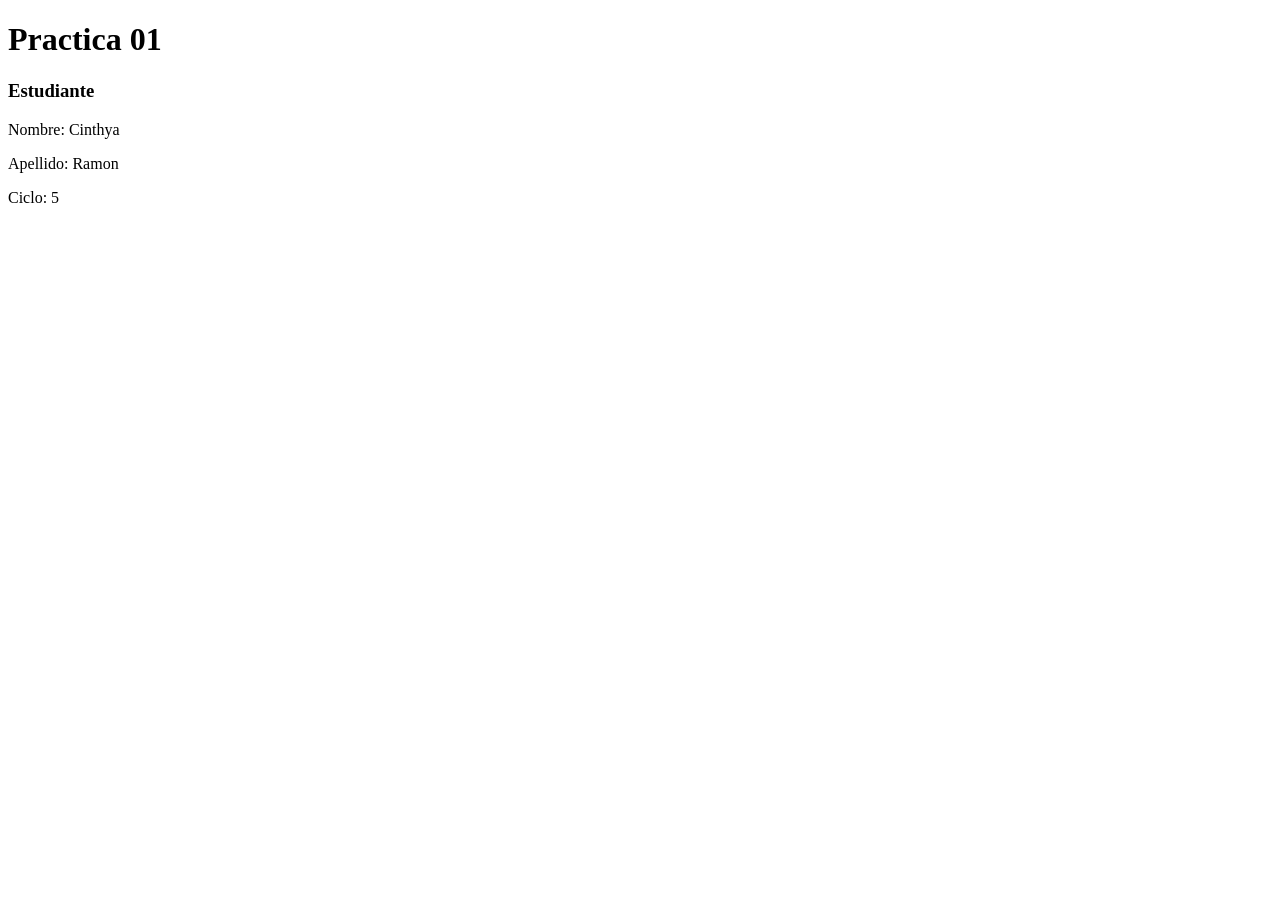
<file: 01.-sintaxis/js/index.html>
<!DOCTYPE html>
<html lang="en">
<head>
    <meta charset="UTF-8">
    <meta name="viewport" content="width=device-width, initial-scale=1.0">
    <title>01-Sintaxis</title>
    <script src =js/app.js defer></script>
    

</head>
<body>
    <h1>Practica 01</h1>
    <section id="ifno">
        <div class="card">
            <h3>Estudiante</h3>
            <p id="nombre"> </p>
            <p id="apellido"> </p>
            <p id="ciclo"> </p>
        </div>
    </section>
</body>
</html>
</file>
<file: 07-storage/css/styles.css>
/* ==============================
   BASE - copiado de Práctica 5
   ============================== */
* {
  margin: 0;
  padding: 0;
  box-sizing: border-box;
}

:root {
  --primary: #38247c;
  --primary-dark: #2a1a5e;
  --secondary: #555;
  --error: #e56b5e;
  --success: #27ae60;
  --warning: #f39c12;
  --border: #e0e0e0;
  --text: #333;
  --bg: #f8fafc;
  --card-bg: #ffffff;
  --neon-accent: #00f3ff;
  --glow-accent: 0 0 8px rgba(0, 243, 255, 0.4);
}

body.dark {
  --text: #e0e0e0;
  --secondary: #8892b0;
  --bg: #0b0b12;
  --card-bg: #151522;
  --border: rgba(255, 255, 255, 0.1);
  --primary: #00f3ff;
  --primary-dark: #00d4e6;
}

/* Temas adicionales */
body.ocean {
  --primary: #0077b6;
  --primary-dark: #005f91;
  --bg: #e8f4f8;
  --card-bg: #ffffff;
  --border: #b8d8e8;
  --text: #1a3a4a;
  --secondary: #4a7a8a;
}

body.forest {
  --primary: #2d6a4f;
  --primary-dark: #1e4d38;
  --bg: #f0f7f4;
  --card-bg: #ffffff;
  --border: #b7d5c8;
  --text: #1a3a2a;
  --secondary: #3a6a55;
}

body.sunset {
  --primary: #c1121f;
  --primary-dark: #aa263158;
  --bg: #fff8f0;
  --card-bg: #ffffff;
  --border: #f0d0b0;
  --text: #3a1a0a;
  --secondary: #7a4a3a;
}

body {
  font-family: "Inter", -apple-system, BlinkMacSystemFont, 'Segoe UI', Roboto, sans-serif;
  color: var(--text);
  background: var(--bg);
  line-height: 1.6;
  transition: all 0.3s ease;
}

/* Header */
.header {
  background: rgba(21, 21, 34, 0.95);
  backdrop-filter: blur(10px);
  color: white;
  padding: 1rem 0;
  box-shadow: var(--glow-accent), 0 2px 20px rgba(0, 0, 0, 0.3);
  position: sticky;
  top: 0;
  z-index: 100;
  border-bottom: 1px solid var(--border);
}

.header-inner {
  max-width: 1000px;
  margin: 0 auto;
  padding: 0 20px;
  display: flex;
  justify-content: space-between;
  align-items: center;
}

.brand {
  display: flex;
  align-items: center;
  gap: 0.5rem;
  font-family: "Orbitron", monospace, sans-serif;
  font-size: 1.5rem;
  font-weight: bold;
  letter-spacing: 1px;
  text-shadow: 0 0 10px var(--neon-accent);
}

.brand-icon {
  font-size: 1.8rem;
  filter: drop-shadow(0 0 5px var(--neon-accent));
  animation: pulse-glow 2s ease-in-out infinite;
}

.btn-toggle-dark {
  background: rgba(255, 255, 255, 0.1);
  border: 1px solid rgba(255, 255, 255, 0.2);
  color: white;
  padding: 0.5rem 1rem;
  border-radius: 8px;
  cursor: pointer;
  display: flex;
  align-items: center;
  gap: 0.5rem;
  font-size: 0.9rem;
  transition: all 0.3s ease;
  font-weight: 600;
}

.btn-toggle-dark:hover {
  background: rgba(255, 255, 255, 0.2);
  border-color: var(--neon-accent);
  box-shadow: var(--glow-accent);
}

/* Contenedor */
.main-container {
  max-width: 1000px;
  margin: 0 auto;
  padding: 2rem 20px;
}

.page-title {
  font-size: 2.5rem;
  font-weight: 700;
  margin-bottom: 0.5rem;
  color: var(--primary);
}

body.dark .page-title {
  text-shadow: 0 0 10px rgba(0, 243, 255, 0.2);
}

.page-subtitle {
  font-size: 1.1rem;
  color: var(--secondary);
  margin-bottom: 2rem;
}

/* Tarjetas */
.card {
  background: var(--card-bg);
  border: 1px solid var(--border);
  border-radius: 12px;
  padding: 2rem;
  margin-bottom: 2rem;
  box-shadow: 0 4px 12px rgba(0, 0, 0, 0.08);
  transition: all 0.3s ease;
}

body.dark .card {
  box-shadow: 0 4px 12px rgba(0, 243, 255, 0.1);
  border-color: rgba(0, 243, 255, 0.2);
}

.card:hover {
  box-shadow: 0 8px 24px rgba(0, 0, 0, 0.12);
  border-color: var(--primary);
}

.card-title {
  font-size: 1.4rem;
  font-weight: 600;
  margin-bottom: 1.5rem;
  color: var(--primary);
  border-bottom: 2px solid var(--primary);
  padding-bottom: 0.5rem;
}

.form-group {
  margin-bottom: 1.5rem;
}

.form-group label {
  display: block;
  margin-bottom: 0.5rem;
  font-weight: 500;
  color: var(--text);
}

.form-group input[type="text"],
.form-group input[type="email"],
.form-group input[type="number"] {
  width: 100%;
  padding: 0.75rem;
  border: 1px solid var(--border);
  border-radius: 8px;
  font-size: 1rem;
  background: var(--card-bg);
  color: var(--text);
  transition: all 0.3s ease;
}

.form-group input:focus,
textarea:focus {
  outline: none;
  border-color: var(--primary);
  box-shadow: 0 0 0 3px rgba(56, 36, 124, 0.1);
}

body.dark .form-group input:focus,
body.dark textarea:focus {
  box-shadow: 0 0 0 3px rgba(0, 243, 255, 0.2);
}

/* Botones */
.btn-primary {
  background: var(--primary);
  color: white;
  border: none;
  padding: 0.75rem 1.5rem;
  border-radius: 8px;
  font-size: 1rem;
  font-weight: 600;
  cursor: pointer;
  transition: all 0.3s ease;
  display: inline-flex;
  align-items: center;
  gap: 0.5rem;
  box-shadow: 0 4px 12px rgba(56, 36, 124, 0.2);
  text-decoration: none;
}

.btn-primary:hover {
  background: var(--primary-dark);
  transform: translateY(-2px);
  box-shadow: 0 6px 16px rgba(56, 36, 124, 0.3);
}

.btn-primary:active {
  transform: translateY(0);
}

.btn-sm {
  padding: 0.6rem 1.2rem;
  font-size: 0.95rem;
}

.btn-danger {
  background: var(--error) !important;
  box-shadow: 0 4px 12px rgba(231, 76, 60, 0.2);
}

.btn-danger:hover {
  background: #bf7067 !important;
  box-shadow: 0 6px 16px rgba(231, 76, 60, 0.3);
}

.btn-success {
  background: var(--success) !important;
  box-shadow: 0 4px 12px rgba(39, 174, 96, 0.2);
}

.btn-success:hover {
  background: #219a52 !important;
}

/* Task list */
.task-list {
  list-style: none;
  background: rgba(56, 36, 124, 0.03);
  border-radius: 8px;
  padding: 0.5rem;
  margin: 1rem 0;
  min-height: 50px;
}

body.dark .task-list {
  background: rgba(0, 243, 255, 0.03);
}

/* Item de tarea */
.tarea-item {
  display: flex;
  align-items: center;
  gap: 0.75rem;
  padding: 0.75rem 1rem;
  border-bottom: 1px solid var(--border);
  border-radius: 6px;
  animation: slideIn 0.3s ease;
  transition: background 0.2s;
}

.tarea-item:last-child {
  border-bottom: none;
}

.tarea-item:hover {
  background: rgba(56, 36, 124, 0.04);
}

body.dark .tarea-item:hover {
  background: rgba(0, 243, 255, 0.04);
}

.tarea-item input[type="checkbox"] {
  width: 18px;
  height: 18px;
  cursor: pointer;
  accent-color: var(--primary);
  flex-shrink: 0;
}

.tarea-texto {
  flex: 1;
  font-size: 1rem;
  color: var(--text);
  transition: all 0.3s;
}

.tarea-item.completada .tarea-texto {
  text-decoration: line-through;
  color: var(--secondary);
  opacity: 0.7;
}

.tarea-fecha {
  font-size: 0.75rem;
  color: var(--secondary);
  flex-shrink: 0;
}

.tarea-acciones {
  display: flex;
  gap: 0.4rem;
  flex-shrink: 0;
}

.btn-accion {
  background: none;
  border: 1px solid var(--border);
  color: var(--secondary);
  padding: 0.3rem 0.6rem;
  border-radius: 6px;
  cursor: pointer;
  font-size: 0.85rem;
  transition: all 0.2s;
}

.btn-accion:hover {
  border-color: var(--primary);
  color: var(--primary);
}

.btn-accion.eliminar:hover {
  border-color: var(--error);
  color: var(--error);
}

/* Edición inline */
.tarea-input-edit {
  flex: 1;
  padding: 0.3rem 0.6rem;
  border: 1px solid var(--primary);
  border-radius: 6px;
  font-size: 1rem;
  background: var(--card-bg);
  color: var(--text);
  outline: none;
}

/* Filtros */
.filter-bar {
  display: flex;
  gap: 0.5rem;
  margin: 1rem 0 0.5rem;
  flex-wrap: wrap;
}

.filter-btn {
  background: none;
  border: 1px solid var(--border);
  color: var(--secondary);
  padding: 0.4rem 1rem;
  border-radius: 20px;
  cursor: pointer;
  font-size: 0.9rem;
  transition: all 0.2s;
}

.filter-btn.active,
.filter-btn:hover {
  background: var(--primary);
  color: white;
  border-color: var(--primary);
}

/* Stats bar */
.stats-bar {
  display: flex;
  gap: 1rem;
  flex-wrap: wrap;
  margin: 0.5rem 0;
  padding: 0.75rem 1rem;
  background: rgba(56, 36, 124, 0.05);
  border-radius: 8px;
  font-size: 0.9rem;
}

body.dark .stats-bar {
  background: rgba(0, 243, 255, 0.05);
}

.stat-item {
  display: flex;
  align-items: center;
  gap: 0.4rem;
  color: var(--secondary);
}

.stat-item strong {
  color: var(--primary);
}

/* Empty state */
.empty-state {
  text-align: center;
  padding: 2rem;
  color: var(--secondary);
  font-size: 1rem;
}

/* Tema selector */
.theme-grid {
  display: flex;
  gap: 1rem;
  flex-wrap: wrap;
  margin-bottom: 0.5rem;
}

.theme-btn {
  display: flex;
  flex-direction: column;
  align-items: center;
  gap: 0.5rem;
  background: none;
  border: 2px solid var(--border);
  border-radius: 10px;
  padding: 0.75rem 1rem;
  cursor: pointer;
  color: var(--text);
  font-size: 0.9rem;
  transition: all 0.3s;
  min-width: 80px;
}

.theme-btn:hover,
.theme-btn.activo {
  border-color: var(--primary);
  box-shadow: 0 0 0 2px rgba(56, 36, 124, 0.15);
  transform: translateY(-2px);
}

.theme-btn.activo {
  background: rgba(56, 36, 124, 0.06);
}

.theme-preview {
  width: 40px;
  height: 40px;
  border-radius: 8px;
  display: block;
}

/* Session indicator */
.session-indicator {
  display: flex;
  align-items: center;
  background: rgba(243, 156, 18, 0.1);
  border: 1px solid var(--warning);
  color: var(--warning);
  padding: 0.6rem 1rem;
  border-radius: 8px;
  margin-bottom: 1rem;
  font-size: 0.9rem;
  font-weight: 500;
}

/* Resultado */
.resultado {
  background: rgba(56, 36, 124, 0.05);
  border-left: 4px solid var(--primary);
  padding: 1rem;
  border-radius: 6px;
  margin: 1rem 0;
  display: none;
  animation: slideIn 0.3s ease;
}

body.dark .resultado {
  background: rgba(0, 243, 255, 0.05);
  border-left-color: var(--neon-accent);
}

.resultado.show {
  display: block;
}

.resultado strong {
  color: var(--primary);
  display: block;
  margin-bottom: 0.25rem;
}

/* Log entries */
.log-entry {
  padding: 0.5rem 0.75rem;
  margin-bottom: 0.4rem;
  border-radius: 6px;
  border-left: 4px solid var(--primary);
  display: flex;
  gap: 1rem;
  font-size: 0.85rem;
  animation: slideIn 0.2s ease;
}

.log-entry span:first-child {
  color: var(--secondary);
  font-weight: 600;
  min-width: 80px;
  flex-shrink: 0;
}

.log-entry--success { background: rgba(39, 174, 96, 0.1); border-left-color: var(--success); }
.log-entry--error   { background: rgba(231, 76, 60, 0.1);  border-left-color: var(--error); }
.log-entry--info    { background: rgba(56, 36, 124, 0.08); border-left-color: var(--primary); }

body.dark .log-entry--info { background: rgba(0, 243, 255, 0.08); border-left-color: var(--neon-accent); }

/* Footer */
.footer {
  background: rgba(21, 21, 34, 0.95);
  color: rgba(255, 255, 255, 0.8);
  text-align: center;
  padding: 2rem;
  margin-top: 4rem;
  border-top: 1px solid var(--border);
  font-size: 0.9rem;
}

.footer p { margin: 0.5rem 0; }

.shortcut-hint {
  font-size: 0.85rem;
  color: rgba(255, 255, 255, 0.6);
  margin-top: 1rem;
}

.shortcut-hint kbd {
  background: rgba(255, 255, 255, 0.1);
  border: 1px solid rgba(255, 255, 255, 0.2);
  padding: 0.2rem 0.4rem;
  border-radius: 4px;
  font-family: monospace;
}

/* Animaciones */
@keyframes pulse-glow {
  0%, 100% { filter: drop-shadow(0 0 5px var(--neon-accent)); }
  50%       { filter: drop-shadow(0 0 15px var(--neon-accent)); }
}

@keyframes slideIn {
  from { opacity: 0; transform: translateX(-20px); }
  to   { opacity: 1; transform: translateX(0); }
}

@keyframes pulse {
  0%, 100% { opacity: 1; }
  50%       { opacity: 0.5; }
}

/* Responsive */
@media (max-width: 768px) {
  .main-container { padding: 1rem 15px; }
  .page-title { font-size: 2rem; }
  .card { padding: 1.5rem; }
  .brand { font-size: 1.2rem; }
}

@media (max-width: 480px) {
  .header-inner { flex-direction: column; gap: 1rem; }
  .page-title { font-size: 1.5rem; }
  .card-title { font-size: 1.2rem; }
  .theme-grid { gap: 0.5rem; }
  .theme-btn { min-width: 65px; padding: 0.6rem 0.5rem; }
  .form-group input[type="text"] + .form-group { grid-template-columns: 1fr; }
}
</file>
<file: 08-formularios-validacion/css/styles.css>
/* Reset y variables globales */
* {
  margin: 0;
  padding: 0;
  box-sizing: border-box;
}

:root {
  --primary: #38247c;
  --primary-dark: #2a1a5e;
  --secondary: #555;
  --error: #e74c3c;
  --success: #27ae60;
  --warning: #f39c12;
  --border: #e0e0e0;
  --text: #333;
  --bg: #f8fafc;
  --card-bg: #ffffff;
  --neon-accent: #00f3ff;
  --glow-accent: 0 0 8px rgba(0, 243, 255, 0.4);
}

body.dark {
  --text: #e0e0e0;
  --secondary: #8892b0;
  --bg: #0b0b12;
  --card-bg: #151522;
  --border: rgba(255, 255, 255, 0.1);
  --primary: #00f3ff;
  --primary-dark: #00d4e6;
}

body {
  font-family: "Inter", -apple-system, BlinkMacSystemFont, 'Segoe UI', Roboto, 'Helvetica Neue', Arial, sans-serif;
  color: var(--text);
  background: var(--bg);
  line-height: 1.6;
  transition: all 0.3s ease;
}

/* ==========================================
   HEADER CYBERPUNK
   ========================================== */
.header {
  background: rgba(21, 21, 34, 0.95);
  backdrop-filter: blur(10px);
  color: white;
  padding: 1rem 0;
  box-shadow: var(--glow-accent), 0 2px 20px rgba(0, 0, 0, 0.3);
  position: sticky;
  top: 0;
  z-index: 100;
  border-bottom: 1px solid var(--border);
}

.header-inner {
  max-width: 1000px;
  margin: 0 auto;
  padding: 0 20px;
  display: flex;
  justify-content: space-between;
  align-items: center;
}

.brand {
  display: flex;
  align-items: center;
  gap: 0.5rem;
  font-family: "Orbitron", sans-serif;
  font-size: 1.5rem;
  font-weight: bold;
  letter-spacing: 1px;
  text-shadow: 0 0 10px var(--neon-accent);
}

.brand-icon {
  font-size: 1.8rem;
  filter: drop-shadow(0 0 5px var(--neon-accent));
  animation: pulse-glow 2s ease-in-out infinite;
}

.btn-toggle-dark {
  background: rgba(255, 255, 255, 0.1);
  border: 1px solid rgba(255, 255, 255, 0.2);
  color: white;
  padding: 0.5rem 1rem;
  border-radius: 8px;
  cursor: pointer;
  display: flex;
  align-items: center;
  gap: 0.5rem;
  font-size: 0.9rem;
  transition: all 0.3s ease;
  font-weight: 600;
}

.btn-toggle-dark:hover {
  background: rgba(255, 255, 255, 0.2);
  border-color: var(--neon-accent);
  box-shadow: var(--glow-accent);
}

/* ==========================================
   CONTENEDOR Y TÍTULOS
   ========================================== */
.main-container {
  max-width: 1000px;
  margin: 0 auto;
  padding: 2rem 20px;
}

.page-title {
  font-size: 2.5rem;
  font-weight: 700;
  margin-bottom: 0.5rem;
  color: var(--primary);
}

body.dark .page-title {
  text-shadow: 0 0 10px rgba(0, 243, 255, 0.2);
}

.page-subtitle {
  font-size: 1.1rem;
  color: var(--secondary);
  margin-bottom: 2rem;
  font-weight: 400;
}

/* ==========================================
   TARJETAS
   ========================================== */
.card {
  background: var(--card-bg);
  border: 1px solid var(--border);
  border-radius: 12px;
  padding: 2rem;
  margin-bottom: 2rem;
  box-shadow: 0 4px 12px rgba(0, 0, 0, 0.08);
  transition: all 0.3s ease;
}

body.dark .card {
  box-shadow: 0 4px 12px rgba(0, 243, 255, 0.1);
  border-color: rgba(0, 243, 255, 0.2);
}

.card:hover {
  box-shadow: 0 8px 24px rgba(0, 0, 0, 0.12);
  border-color: var(--primary);
}

body.dark .card:hover {
  box-shadow: 0 8px 24px rgba(0, 243, 255, 0.2);
  border-color: var(--neon-accent);
}

.card-title {
  font-size: 1.4rem;
  font-weight: 600;
  margin-bottom: 1.5rem;
  color: var(--primary);
  border-bottom: 2px solid var(--primary);
  padding-bottom: 0.5rem;
}

/* ==========================================
   FORMULARIO BASE
   ========================================== */
.form-group {
  margin-bottom: 1.5rem;
  position: relative;
}

.form-group label {
  display: block;
  margin-bottom: 0.5rem;
  font-weight: 500;
  color: var(--text);
  font-size: 0.95rem;
}

.required-mark {
  color: var(--error);
  margin-left: 2px;
}

.form-group input[type="text"],
.form-group input[type="email"],
.form-group input[type="tel"],
.form-group input[type="date"],
.form-group input[type="password"],
.form-group input[type="number"],
.form-group select {
  width: 100%;
  padding: 0.75rem 1rem;
  border: 2px solid var(--border);
  border-radius: 8px;
  font-size: 1rem;
  background: var(--card-bg);
  color: var(--text);
  transition: all 0.25s ease;
  appearance: none;
  -webkit-appearance: none;
}

.form-group select {
  background-image: url("data:image/svg+xml,%3Csvg xmlns='http://www.w3.org/2000/svg' width='12' height='8' viewBox='0 0 12 8'%3E%3Cpath d='M1 1l5 5 5-5' stroke='%23555' stroke-width='2' fill='none' stroke-linecap='round'/%3E%3C/svg%3E");
  background-repeat: no-repeat;
  background-position: right 1rem center;
  padding-right: 2.5rem;
}

body.dark .form-group select {
  background-image: url("data:image/svg+xml,%3Csvg xmlns='http://www.w3.org/2000/svg' width='12' height='8' viewBox='0 0 12 8'%3E%3Cpath d='M1 1l5 5 5-5' stroke='%2300f3ff' stroke-width='2' fill='none' stroke-linecap='round'/%3E%3C/svg%3E");
}

.form-group input:focus,
.form-group select:focus {
  outline: none;
  border-color: var(--primary);
  box-shadow: 0 0 0 3px rgba(56, 36, 124, 0.1);
}

body.dark .form-group input:focus,
body.dark .form-group select:focus {
  box-shadow: 0 0 0 3px rgba(0, 243, 255, 0.15);
}

/* Estados de validación */
.form-group input.campo--valido,
.form-group select.campo--valido {
  border-color: var(--success);
  background-image: url("data:image/svg+xml,%3Csvg xmlns='http://www.w3.org/2000/svg' width='16' height='16' viewBox='0 0 24 24'%3E%3Cpath d='M20 6L9 17l-5-5' stroke='%2327ae60' stroke-width='2.5' fill='none' stroke-linecap='round' stroke-linejoin='round'/%3E%3C/svg%3E");
  background-repeat: no-repeat;
  background-position: right 1rem center;
  padding-right: 2.5rem;
}

.form-group select.campo--valido {
  background-image: url("data:image/svg+xml,%3Csvg xmlns='http://www.w3.org/2000/svg' width='16' height='16' viewBox='0 0 24 24'%3E%3Cpath d='M20 6L9 17l-5-5' stroke='%2327ae60' stroke-width='2.5' fill='none' stroke-linecap='round' stroke-linejoin='round'/%3E%3C/svg%3E");
}

.form-group input.campo--error,
.form-group select.campo--error {
  border-color: var(--error);
  background-color: rgba(231, 76, 60, 0.04);
  background-image: url("data:image/svg+xml,%3Csvg xmlns='http://www.w3.org/2000/svg' width='16' height='16' viewBox='0 0 24 24'%3E%3Ccircle cx='12' cy='12' r='10' stroke='%23e74c3c' stroke-width='2' fill='none'/%3E%3Cpath d='M12 8v4M12 16h.01' stroke='%23e74c3c' stroke-width='2' stroke-linecap='round'/%3E%3C/svg%3E");
  background-repeat: no-repeat;
  background-position: right 1rem center;
  padding-right: 2.5rem;
}

body.dark .form-group input.campo--error,
body.dark .form-group select.campo--error {
  background-color: rgba(231, 76, 60, 0.08);
}

/* Hint de campo */
.field-hint {
  font-size: 0.8rem;
  color: var(--secondary);
  margin-top: 0.3rem;
  opacity: 0.8;
}

/* Mensajes de error */
.error-mensaje {
  font-size: 0.85rem;
  color: var(--error);
  margin-top: 0.4rem;
  min-height: 1.2em;
  display: flex;
  align-items: center;
  gap: 0.3rem;
  animation: slideIn 0.2s ease;
  font-weight: 500;
}

.error-mensaje:not(:empty)::before {
  content: '⚠';
  font-size: 0.9em;
}

/* ==========================================
   INPUT PASSWORD CON OJO
   ========================================== */
.input-password-wrap {
  position: relative;
  display: flex;
  align-items: center;
}

.input-password-wrap input {
  width: 100% !important;
  padding-right: 3rem !important;
}

.btn-toggle-pass {
  position: absolute;
  right: 0.75rem;
  background: none;
  border: none;
  cursor: pointer;
  font-size: 1rem;
  padding: 0.2rem;
  color: var(--secondary);
  line-height: 1;
  transition: color 0.2s;
  z-index: 1;
}

.btn-toggle-pass:hover {
  color: var(--primary);
}

/* ==========================================
   FUERZA DE CONTRASEÑA
   ========================================== */
.password-strength {
  margin-top: 0.6rem;
  display: flex;
  align-items: center;
  gap: 0.75rem;
}

.strength-bar {
  flex: 1;
  height: 6px;
  background: var(--border);
  border-radius: 10px;
  overflow: hidden;
}

.strength-fill {
  height: 100%;
  border-radius: 10px;
  width: 0%;
  transition: width 0.4s ease, background 0.4s ease;
}

.strength-fill.debil    { width: 25%; background: #e74c3c; }
.strength-fill.regular  { width: 50%; background: #f39c12; }
.strength-fill.buena    { width: 75%; background: #3498db; }
.strength-fill.fuerte   { width: 100%; background: #27ae60; }

.strength-label {
  font-size: 0.8rem;
  color: var(--secondary);
  white-space: nowrap;
  font-weight: 600;
  min-width: 80px;
}

.strength-label.debil   { color: #e74c3c; }
.strength-label.regular { color: #f39c12; }
.strength-label.buena   { color: #3498db; }
.strength-label.fuerte  { color: #27ae60; }

/* ==========================================
   CHECKBOX PERSONALIZADO
   ========================================== */
.form-group--checkbox {
  margin-bottom: 1rem;
}

.checkbox-label {
  display: flex !important;
  align-items: center;
  gap: 0.75rem;
  cursor: pointer;
  font-weight: 400 !important;
  margin-bottom: 0 !important;
}

.checkbox-label input[type="checkbox"] {
  display: none;
}

.checkbox-custom {
  width: 20px;
  height: 20px;
  border: 2px solid var(--border);
  border-radius: 5px;
  flex-shrink: 0;
  display: flex;
  align-items: center;
  justify-content: center;
  transition: all 0.2s ease;
  background: var(--card-bg);
}

.checkbox-label input[type="checkbox"]:checked + .checkbox-custom {
  background: var(--primary);
  border-color: var(--primary);
}

.checkbox-label input[type="checkbox"]:checked + .checkbox-custom::after {
  content: '✓';
  color: white;
  font-size: 0.8rem;
  font-weight: bold;
}

.link-terms {
  color: var(--primary);
  text-decoration: underline;
}

body.dark .link-terms {
  color: var(--neon-accent);
}

/* ==========================================
   BOTONES
   ========================================== */
.form-actions {
  display: flex;
  gap: 1rem;
  align-items: center;
  flex-wrap: wrap;
  margin-top: 2rem;
}

.btn-primary {
  background: var(--primary);
  color: white;
  border: none;
  padding: 0.75rem 1.5rem;
  border-radius: 8px;
  font-size: 1rem;
  font-weight: 600;
  cursor: pointer;
  transition: all 0.3s ease;
  display: inline-flex;
  align-items: center;
  gap: 0.5rem;
  box-shadow: 0 4px 12px rgba(56, 36, 124, 0.2);
}

.btn-primary:disabled {
  opacity: 0.45;
  cursor: not-allowed;
  transform: none !important;
  box-shadow: none !important;
}

.btn-primary:not(:disabled):hover {
  background: var(--primary-dark);
  transform: translateY(-2px);
  box-shadow: 0 6px 16px rgba(56, 36, 124, 0.3);
}

body.dark .btn-primary {
  box-shadow: 0 4px 12px rgba(0, 243, 255, 0.3);
}

body.dark .btn-primary:not(:disabled):hover {
  box-shadow: 0 6px 16px rgba(0, 243, 255, 0.5);
}

.btn-secondary {
  background: transparent;
  color: var(--secondary);
  border: 2px solid var(--border);
  padding: 0.75rem 1.5rem;
  border-radius: 8px;
  font-size: 1rem;
  font-weight: 600;
  cursor: pointer;
  transition: all 0.3s ease;
  display: inline-flex;
  align-items: center;
  gap: 0.5rem;
}

.btn-secondary:hover {
  border-color: var(--primary);
  color: var(--primary);
}

.btn-icon {
  font-size: 1.1rem;
}

/* ==========================================
   BANNER DE BORRADOR
   ========================================== */
.draft-banner {
  background: rgba(243, 156, 18, 0.1);
  border: 1px solid var(--warning);
  border-radius: 8px;
  padding: 0.75rem 1rem;
  margin-bottom: 1.5rem;
  display: flex;
  align-items: center;
  justify-content: space-between;
  gap: 1rem;
  font-size: 0.9rem;
  animation: slideIn 0.3s ease;
}

body.dark .draft-banner {
  background: rgba(243, 156, 18, 0.08);
}

.btn-draft {
  background: var(--warning);
  color: white;
  border: none;
  padding: 0.3rem 0.8rem;
  border-radius: 5px;
  cursor: pointer;
  font-size: 0.85rem;
  font-weight: 600;
  transition: opacity 0.2s;
}

.btn-draft:hover {
  opacity: 0.85;
}

.btn-draft--discard {
  background: var(--secondary);
}

/* ==========================================
   MENSAJE DE ÉXITO
   ========================================== */
.exito-msg {
  background: rgba(39, 174, 96, 0.1);
  border: 1px solid var(--success);
  border-radius: 10px;
  padding: 1.25rem 1.5rem;
  margin-top: 1.5rem;
  display: flex;
  align-items: flex-start;
  gap: 1rem;
  animation: slideIn 0.4s ease;
}

body.dark .exito-msg {
  background: rgba(39, 174, 96, 0.15);
}

.exito-icon {
  background: var(--success);
  color: white;
  width: 36px;
  height: 36px;
  border-radius: 50%;
  display: flex;
  align-items: center;
  justify-content: center;
  font-size: 1.1rem;
  font-weight: bold;
  flex-shrink: 0;
}

.exito-msg strong {
  color: var(--success);
  display: block;
  margin-bottom: 0.25rem;
}

.exito-msg p {
  font-size: 0.9rem;
  color: var(--secondary);
}

/* ==========================================
   GRID DE TÉCNICAS
   ========================================== */
.tech-grid {
  display: grid;
  grid-template-columns: repeat(auto-fill, minmax(260px, 1fr));
  gap: 1rem;
}

.tech-item {
  display: flex;
  align-items: flex-start;
  gap: 0.75rem;
  padding: 1rem;
  background: rgba(56, 36, 124, 0.04);
  border-radius: 8px;
  border: 1px solid var(--border);
  transition: all 0.2s ease;
}

body.dark .tech-item {
  background: rgba(0, 243, 255, 0.04);
  border-color: rgba(0, 243, 255, 0.1);
}

.tech-item:hover {
  border-color: var(--primary);
  transform: translateY(-1px);
}

.tech-icon {
  font-size: 1.5rem;
  flex-shrink: 0;
}

.tech-item strong {
  display: block;
  font-size: 0.95rem;
  color: var(--primary);
  margin-bottom: 0.2rem;
}

body.dark .tech-item strong {
  color: var(--neon-accent);
}

.tech-item p {
  font-size: 0.82rem;
  color: var(--secondary);
  line-height: 1.4;
}

/* ==========================================
   LOG DE OPERACIONES
   ========================================== */
.task-list {
  list-style: none;
  background: rgba(56, 36, 124, 0.02);
  border: 1px solid var(--border);
  border-radius: 8px;
  padding: 0.75rem;
}

body.dark .task-list {
  background: rgba(0, 243, 255, 0.02);
  border-color: rgba(0, 243, 255, 0.1);
}

.log-entry {
  padding: 0.5rem 0.75rem;
  margin-bottom: 0.4rem;
  border-radius: 6px;
  border-left: 4px solid var(--primary);
  display: flex;
  gap: 1rem;
  animation: slideIn 0.25s ease;
  font-family: 'Courier New', monospace;
  font-size: 0.85rem;
}

.log-entry:last-child {
  margin-bottom: 0;
}

.log-entry span:first-child {
  color: var(--secondary);
  font-weight: 600;
  min-width: 95px;
  flex-shrink: 0;
}

.log-entry--success {
  background: rgba(39, 174, 96, 0.08);
  border-left-color: var(--success);
}

.log-entry--error {
  background: rgba(231, 76, 60, 0.08);
  border-left-color: var(--error);
}

.log-entry--info {
  background: rgba(56, 36, 124, 0.06);
  border-left-color: var(--primary);
}

body.dark .log-entry--info {
  background: rgba(0, 243, 255, 0.06);
  border-left-color: var(--neon-accent);
}

/* ==========================================
   FOOTER
   ========================================== */
.footer {
  background: rgba(21, 21, 34, 0.95);
  color: rgba(255, 255, 255, 0.8);
  text-align: center;
  padding: 2rem;
  margin-top: 4rem;
  border-top: 1px solid var(--border);
  font-size: 0.9rem;
}

.footer p {
  margin: 0.5rem 0;
}

.shortcut-hint {
  font-size: 0.85rem;
  color: rgba(255, 255, 255, 0.6);
  margin-top: 1rem;
}

.shortcut-hint kbd {
  background: rgba(255, 255, 255, 0.1);
  border: 1px solid rgba(255, 255, 255, 0.2);
  padding: 0.2rem 0.4rem;
  border-radius: 4px;
  font-family: monospace;
}

/* ==========================================
   ANIMACIONES
   ========================================== */
@keyframes pulse-glow {
  0%, 100% { filter: drop-shadow(0 0 5px var(--neon-accent)); }
  50%       { filter: drop-shadow(0 0 15px var(--neon-accent)); }
}

@keyframes slideIn {
  from { opacity: 0; transform: translateX(-12px); }
  to   { opacity: 1; transform: translateX(0); }
}

/* ==========================================
   RESPONSIVE
   ========================================== */
@media (max-width: 768px) {
  .main-container { padding: 1rem 15px; }
  .page-title     { font-size: 2rem; }
  .card           { padding: 1.5rem; }
  .tech-grid      { grid-template-columns: 1fr; }
  .form-actions   { flex-direction: column; align-items: stretch; }
  .btn-primary,
  .btn-secondary  { justify-content: center; }
}

@media (max-width: 480px) {
  .header-inner { flex-direction: column; gap: 1rem; }
  .page-title   { font-size: 1.5rem; }
  .card-title   { font-size: 1.2rem; }
  .draft-banner { flex-direction: column; align-items: flex-start; }
}
</file>
<file: practica-03/css/styles.css>
/* Reset y variables globales */
* {
  margin: 0;
  padding: 0;
  box-sizing: border-box;
}

:root {
  /* Light mode base */ 
  --primary: #126528;
  --primary-dark: #3be563;
  --secondary: #555;
  --error: #e74c3c;
  --success: #27ae60;
  --border: #e0e0e0;
  --text: #333;
  --bg: #f8fafc;
  --card-bg: #ffffff;
  --neon-accent: #00f3ff;
  --glow-accent: 0 0 8px rgba(0, 243, 255, 0.4);
}


body.dark {
  --text: #e0e0e0;
  --secondary: #8892b0;
  --bg: #0b0b12;
  --card-bg: #151522;
  --border: rgba(255, 255, 255, 0.1);
  --primary: #00f3ff;
  --primary-dark: #00d4e6;
}

body {
  font-family: "Inter", -apple-system, BlinkMacSystemFont, 'Segoe UI', Roboto, 'Helvetica Neue', Arial, sans-serif;
  color: var(--text);
  background: var(--bg);
  line-height: 1.6;
  transition: all 0.3s ease;
}


.header {
  background: rgba(21, 21, 34, 0.95);
  backdrop-filter: blur(10px);
  color: white;
  padding: 1rem 0;
  box-shadow: var(--glow-accent), 0 2px 20px rgba(0, 0, 0, 0.3);
  position: sticky;
  top: 0;
  z-index: 100;
  border-bottom: 1px solid var(--border);
}

.header-inner {
  max-width: 1000px;
  margin: 0 auto;
  padding: 0 20px;
  display: flex;
  justify-content: space-between;
  align-items: center;
}

.brand {
  display: flex;
  align-items: center;
  gap: 0.5rem;
  font-family: "Orbitron", sans-serif;
  font-size: 1.5rem;
  font-weight: bold;
  letter-spacing: 1px;
  text-shadow: 0 0 10px var(--neon-accent);
}

.brand-icon {
  font-size: 1.8rem;
  filter: drop-shadow(0 0 5px var(--neon-accent));
}


.btn-toggle-dark {
  background: rgba(255, 255, 255, 0.1);
  backdrop-filter: blur(10px);
  color: var(--text);
  border: 2px solid var(--border);
  border-radius: 20px;
  padding: 0.5rem 1rem;
  cursor: pointer;
  display: flex;
  align-items: center;
  gap: 0.5rem;
  font-weight: 600;
  font-family: "Orbitron", sans-serif;
  transition: all 0.3s ease;
}

.btn-toggle-dark:hover {
  border-color: var(--neon-accent);
  box-shadow: var(--glow-accent);
  transform: scale(1.05);
}

.toggle-label {
  display: none;
}

@media (max-width: 600px) {
  .toggle-label {
    display: inline;
  }
  .icon-sun, .icon-moon {
    display: none;
  }
}


.main-container {
  max-width: 1000px;
  margin: 2rem auto;
  padding: 0 20px;
}

.page-title {
  text-align: center;
  font-size: 2.5rem;
  margin-bottom: 0.5rem;
  color: var(--text);
  font-family: "Orbitron", sans-serif;
  letter-spacing: 2px;
  text-shadow: 0 0 20px var(--neon-accent);
}

.page-subtitle {
  text-align: center;
  color: var(--secondary);
  margin-bottom: 2rem;
  font-size: 1.1rem;
}


.card {
  background: var(--card-bg);
  border: 1px solid var(--border);
  border-radius: 12px;
  padding: 2rem;
  margin-bottom: 2rem;
  box-shadow: 0 4px 20px rgba(0, 0, 0, 0.2);
  transition: all 0.3s ease;
  position: relative;
  backdrop-filter: blur(10px);
}

.card::before {
  content: '';
  position: absolute;
  top: 0;
  left: 0;
  right: 0;
  height: 4px;
  background: linear-gradient(90deg, var(--neon-accent), var(--primary));
  border-radius: 12px 12px 0 0;
}

.card:hover {
  transform: translateY(-8px);
  border-color: var(--neon-accent);
  box-shadow: var(--glow-accent), 0 8px 30px rgba(0, 0, 0, 0.4);
}

.card-title {
  font-size: 1.5rem;
  margin-bottom: 0.5rem;
  color: var(--text);
  font-family: "Orbitron", sans-serif;
  letter-spacing: 1px;
}

.card-desc {
  color: var(--secondary);
  margin-bottom: 1.5rem;
  font-size: 0.95rem;
}


.form-group {
  margin-bottom: 1.5rem;
  position: relative;
}

label {
  display: block;
  margin-bottom: 0.5rem;
  font-weight: 600;
  color: var(--text);
  font-family: "Inter", sans-serif;
}

input[type="text"],
input[type="email"],
select,
textarea {
  width: 100%;
  padding: 0.75rem;
  border: 2px solid var(--border);
  border-radius: 8px;
  font-size: 1rem;
  color: var(--text);
  background: rgba(255, 255, 255, 0.05);
  backdrop-filter: blur(10px);
  transition: all 0.3s ease;
}

input[type="text"]:focus,
input[type="email"]:focus,
select:focus,
textarea:focus {
  border-color: var(--primary);
  box-shadow: var(--glow-accent);
  outline: none;
  background: rgba(255, 255, 255, 0.1);
}

input:invalid:not(:placeholder-shown),
input.error {
  border-color: var(--error) !important;
  box-shadow: 0 0 8px rgba(231, 76, 60, 0.3);
}

textarea {
  resize: vertical;
  min-height: 100px;
}


.error-msg {
  color: var(--error);
  font-size: 0.85rem;
  margin-top: 0.25rem;
  min-height: 1.2rem;
  font-weight: 500;
}

.char-row {
  text-align: right;
  color: var(--secondary);
  font-size: 0.9rem;
  margin-top: 0.5rem;
}


.btn-primary {
  padding: 0.75rem 1.5rem;
  background: linear-gradient(135deg, var(--primary), var(--primary-dark));
  border: none;
  border-radius: 8px;
  font-size: 1rem;
  font-weight: 600;
  cursor: pointer;
  transition: all 0.3s ease;
  display: flex;
  align-items: center;
  justify-content: center;
  gap: 0.5rem;
  font-family: "Orbitron", sans-serif;
  text-transform: uppercase;
  letter-spacing: 0.5px;
  position: relative;
  overflow: hidden;
}

.btn-primary::before {
  content: '';
  position: absolute;
  top: 0;
  left: -100%;
  width: 100%;
  height: 100%;
  background: linear-gradient(90deg, transparent, rgba(255,255,255,0.3), transparent);
  transition: left 0.5s;
}

.btn-primary:hover::before {
  left: 100%;
}

.btn-primary:hover {
  transform: translateY(-3px);
  box-shadow: var(--glow-accent);
}

.btn-primary:active {
  transform: translateY(-1px);
}

.btn-sm {
  padding: 0.5rem 1rem;
  font-size: 0.9rem;
}


.zona-click {
  background: linear-gradient(135deg, var(--primary), var(--neon-accent));
  color: white;
  padding: 3rem;
  text-align: center;
  border-radius: 12px;
  font-size: 1.5rem;
  font-weight: bold;
  cursor: pointer;
  transition: all 0.3s ease;
  user-select: none;
  margin-bottom: 1rem;
  border: 2px solid transparent;
  position: relative;
  overflow: hidden;
}

.zona-click::before {
  content: '';
  position: absolute;
  top: -50%;
  left: -50%;
  width: 200%;
  height: 200%;
  background: linear-gradient(45deg, transparent, rgba(255,255,255,0.3), transparent);
  transform: rotate(45deg);
  transition: all 0.6s;
  opacity: 0;
}

.zona-click:hover::before {
  opacity: 1;
  transform: rotate(45deg) translateX(100%) translateY(100%);
}

.zona-click:hover {
  transform: scale(1.02);
  box-shadow: var(--glow-accent), 0 10px 40px rgba(0, 243, 255, 0.4);
  border-color: rgba(255, 255, 255, 0.3);
}

.zona-click:active {
  transform: scale(0.98);
}


.task-list li {
  background: var(--card-bg);
  padding: 1rem;
  border-radius: 8px;
  margin-bottom: 0.75rem;
  display: flex;
  justify-content: space-between;
  align-items: center;
  border-left: 4px solid var(--primary);
  transition: all 0.3s ease;
  border: 1px solid var(--border);
}

.task-list li:hover {
  box-shadow: var(--glow-accent);
  transform: translateX(5px);
}

.task-list li span {
  flex: 1;
  margin-right: 1rem;
  word-break: break-word;
}

.task-list li button {
  background: transparent;
  border: 2px solid var(--secondary);
  color: var(--secondary);
  padding: 0.4rem 0.8rem;
  border-radius: 6px;
  cursor: pointer;
  font-weight: bold;
  transition: all 0.3s ease;
  margin-left: 0.5rem;
  font-family: "Orbitron", sans-serif;
  font-size: 0.85rem;
}

.task-list li button:hover {
  box-shadow: var(--glow-accent);
}


.footer {
  background: rgba(97, 197, 210, 0.95);
  backdrop-filter: blur(10px);
  color: var(--text);
  text-align: center;

  padding: 2rem;
  margin-top: 3rem;
  border-top: 1px solid var(--border);
}


@media (max-width: 768px) {
  .page-title {
    font-size: 2rem;
  }
  .card {
    padding: 1.5rem;
  }
  .zona-click {
    padding: 2rem;
  }
  .task-input-row {
    flex-direction: column;
  }
}

/* Animaciones */
@keyframes slideIn {
  from {
    opacity: 0;
    transform: translateY(-10px);
  }
  to {
    opacity: 1;
    transform: translateY(0);
  }
}

.resultado {
  margin-top: 2rem;
  padding: 1.5rem;
  background: linear-gradient(135deg, var(--success), #1ea95a);
  color: white;
  border-radius: 8px;
  display: none;
  animation: slideIn 0.3s ease;
  box-shadow: 0 4px 20px rgba(39, 174, 96, 0.4);
}

.resultado.show {
  display: block;
}

.shortcut-hint {
  color: var(--secondary);
  text-align: center;
  font-size: 0.85rem;
}

kbd {
  background: var(--border);
  padding: 0.2rem 0.5rem;
  border-radius: 4px;
  font-family: monospace;
  border: 1px solid var(--secondary);
  color: var(--text);
}
</file>
<file: practica-05/css/styles.css>
/* Reset y variables globales */
* {
  margin: 0;
  padding: 0;
  box-sizing: border-box;
}

:root {
  /* Light mode base (mejorado) */
  --primary: #38247c;
  --primary-dark: #2a1a5e;
  --secondary: #555;
  --error: #e74c3c;
  --success: #27ae60;
  --warning: #f39c12;
  --border: #e0e0e0;
  --text: #333;
  --bg: #f8fafc;
  --card-bg: #ffffff;
  --neon-accent: #00f3ff;
  --glow-accent: 0 0 8px rgba(0, 243, 255, 0.4);
}

/* Dark mode cyberpunk fusion */
body.dark {
  --text: #e0e0e0;
  --secondary: #8892b0;
  --bg: #0b0b12;
  --card-bg: #151522;
  --border: rgba(255, 255, 255, 0.1);
  --primary: #00f3ff;
  --primary-dark: #00d4e6;
}

body {
  font-family: "Inter", -apple-system, BlinkMacSystemFont, 'Segoe UI', Roboto, 'Helvetica Neue', Arial, sans-serif;
  color: var(--text);
  background: var(--bg);
  line-height: 1.6;
  transition: all 0.3s ease;
}

/* Header cyberpunk */
.header {
  background: rgba(21, 21, 34, 0.95);
  backdrop-filter: blur(10px);
  color: white;
  padding: 1rem 0;
  box-shadow: var(--glow-accent), 0 2px 20px rgba(0, 0, 0, 0.3);
  position: sticky;
  top: 0;
  z-index: 100;
  border-bottom: 1px solid var(--border);
}

.header-inner {
  max-width: 1000px;
  margin: 0 auto;
  padding: 0 20px;
  display: flex;
  justify-content: space-between;
  align-items: center;
}

.brand {
  display: flex;
  align-items: center;
  gap: 0.5rem;
  font-family: "Orbitron", sans-serif;
  font-size: 1.5rem;
  font-weight: bold;
  letter-spacing: 1px;
  text-shadow: 0 0 10px var(--neon-accent);
}

.brand-icon {
  font-size: 1.8rem;
  filter: drop-shadow(0 0 5px var(--neon-accent));
  animation: pulse-glow 2s ease-in-out infinite;
}

/* Botón Toggle mejorado */
.btn-toggle-dark {
  background: rgba(255, 255, 255, 0.1);
  border: 1px solid rgba(255, 255, 255, 0.2);
  color: white;
  padding: 0.5rem 1rem;
  border-radius: 8px;
  cursor: pointer;
  display: flex;
  align-items: center;
  gap: 0.5rem;
  font-size: 0.9rem;
  transition: all 0.3s ease;
  font-weight: 600;
}

.btn-toggle-dark:hover {
  background: rgba(255, 255, 255, 0.2);
  border-color: var(--neon-accent);
  box-shadow: var(--glow-accent);
}

.btn-toggle-dark .icon-sun,
.btn-toggle-dark .icon-moon {
  font-size: 1.1rem;
}

/* Contenedor principal */
.main-container {
  max-width: 1000px;
  margin: 0 auto;
  padding: 2rem 20px;
}

/* Títulos */
.page-title {
  font-size: 2.5rem;
  font-weight: 700;
  margin-bottom: 0.5rem;
  color: var(--primary);
  text-shadow: body.dark ? none : 0 2px 10px rgba(56, 36, 124, 0.1);
}

body.dark .page-title {
  text-shadow: 0 0 10px rgba(0, 243, 255, 0.2);
}

.page-subtitle {
  font-size: 1.1rem;
  color: var(--secondary);
  margin-bottom: 2rem;
  font-weight: 400;
}

/* Tarjetas */
.card {
  background: var(--card-bg);
  border: 1px solid var(--border);
  border-radius: 12px;
  padding: 2rem;
  margin-bottom: 2rem;
  box-shadow: 0 4px 12px rgba(0, 0, 0, 0.08);
  transition: all 0.3s ease;
}

body.dark .card {
  box-shadow: 0 4px 12px rgba(0, 243, 255, 0.1);
  border-color: rgba(0, 243, 255, 0.2);
}

.card:hover {
  box-shadow: 0 8px 24px rgba(0, 0, 0, 0.12);
  border-color: var(--primary);
}

body.dark .card:hover {
  box-shadow: 0 8px 24px rgba(0, 243, 255, 0.2);
  border-color: var(--neon-accent);
}

.card-title {
  font-size: 1.4rem;
  font-weight: 600;
  margin-bottom: 1.5rem;
  color: var(--primary);
  border-bottom: 2px solid var(--primary);
  padding-bottom: 0.5rem;
}

/* Formularios */
.form-group {
  margin-bottom: 1.5rem;
}

.form-group label {
  display: block;
  margin-bottom: 0.5rem;
  font-weight: 500;
  color: var(--text);
}

.form-group input[type="number"] {
  width: 100%;
  padding: 0.75rem;
  border: 1px solid var(--border);
  border-radius: 8px;
  font-size: 1rem;
  background: var(--card-bg);
  color: var(--text);
  transition: all 0.3s ease;
}

.form-group input[type="number"]:focus {
  outline: none;
  border-color: var(--primary);
  box-shadow: 0 0 0 3px rgba(56, 36, 124, 0.1);
}

body.dark .form-group input[type="number"]:focus {
  box-shadow: 0 0 0 3px rgba(0, 243, 255, 0.2);
}

/* Botones */
.btn-primary {
  background: var(--primary);
  color: white;
  border: none;
  padding: 0.75rem 1.5rem;
  border-radius: 8px;
  font-size: 1rem;
  font-weight: 600;
  cursor: pointer;
  transition: all 0.3s ease;
  display: inline-flex;
  align-items: center;
  gap: 0.5rem;
  box-shadow: 0 4px 12px rgba(56, 36, 124, 0.2);
}

body.dark .btn-primary {
  background: var(--primary);
  box-shadow: 0 4px 12px rgba(0, 243, 255, 0.3);
}

.btn-primary:hover {
  background: var(--primary-dark);
  transform: translateY(-2px);
  box-shadow: 0 6px 16px rgba(56, 36, 124, 0.3);
}

body.dark .btn-primary:hover {
  box-shadow: 0 6px 16px rgba(0, 243, 255, 0.5);
}

.btn-primary:active {
  transform: translateY(0);
}

.btn-sm {
  padding: 0.6rem 1.2rem;
  font-size: 0.95rem;
}

/* Zonas clickeables */
.zona-click {
  background: linear-gradient(135deg, var(--primary) 0%, var(--primary-dark) 100%);
  color: white;
  padding: 2rem;
  border-radius: 12px;
  text-align: center;
  font-size: 2rem;
  font-weight: 700;
  margin: 1rem 0;
  min-height: 120px;
  display: flex;
  align-items: center;
  justify-content: center;
  box-shadow: 0 6px 20px rgba(56, 36, 124, 0.3);
  transition: all 0.3s ease;
}

body.dark .zona-click {
  background: linear-gradient(135deg, var(--primary) 0%, #0099cc 100%);
  box-shadow: 0 6px 20px rgba(0, 243, 255, 0.3);
}

.zona-click:hover {
  transform: scale(1.02);
}

/* Display del temporizador */
#display {
  font-size: 3.5rem !important;
  font-family: 'Courier New', monospace;
  letter-spacing: 0.5rem;
  min-height: 150px;
}

.display--terminado {
  color: var(--error) !important;
  animation: pulse 1s infinite;
}

/* Barra de progreso */
#barra-progreso {
  background: var(--border);
  border-radius: 10px;
  overflow: hidden;
  height: 12px;
}

#barra-progreso > div {
  height: 100%;
  background: linear-gradient(90deg, var(--success), var(--primary));
  width: 0%;
  transition: width 0.1s linear;
}

body.dark #barra-progreso > div {
  background: linear-gradient(90deg, var(--success), var(--neon-accent));
}

/* Listas de tareas */
.task-list {
  list-style: none;
  background: rgba(56, 36, 124, 0.05);
  border-radius: 8px;
  padding: 1rem;
  margin: 1rem 0;
}

body.dark .task-list {
  background: rgba(0, 243, 255, 0.05);
}

.task-list li {
  padding: 0.75rem;
  border-bottom: 1px solid var(--border);
  display: flex;
  align-items: center;
  gap: 1rem;
  animation: slideIn 0.3s ease;
}

.task-list li:last-child {
  border-bottom: none;
}

.task-list span {
  flex: 1;
}

/* Mensajes de resultado */
.resultado {
  background: rgba(56, 36, 124, 0.05);
  border-left: 4px solid var(--primary);
  padding: 1rem;
  border-radius: 6px;
  margin: 1rem 0;
  display: none;
  animation: slideIn 0.3s ease;
}

body.dark .resultado {
  background: rgba(0, 243, 255, 0.05);
  border-left-color: var(--neon-accent);
}

.resultado.show {
  display: block;
}

.resultado strong {
  color: var(--primary);
  display: block;
  margin-bottom: 0.5rem;
}

body.dark .resultado strong {
  color: var(--neon-accent);
}

/* Mensajes de error */
.error-msg {
  background: rgba(231, 76, 60, 0.1);
  border: 1px solid var(--error);
  color: var(--error);
  padding: 1rem;
  border-radius: 8px;
  margin: 1rem 0;
  font-weight: 500;
}

/* Log de operaciones */
#log {
  background: rgba(56, 36, 124, 0.02);
  border: 1px solid var(--border);
  border-radius: 8px;
  padding: 1rem;
  font-family: 'Courier New', monospace;
  font-size: 0.9rem;
}

body.dark #log {
  background: rgba(0, 243, 255, 0.02);
  border-color: rgba(0, 243, 255, 0.2);
}

.log-entry {
  padding: 0.5rem;
  margin-bottom: 0.5rem;
  border-radius: 6px;
  border-left: 4px solid var(--primary);
  display: flex;
  gap: 1rem;
  animation: slideIn 0.3s ease;
}

.log-entry span:first-child {
  color: var(--secondary);
  font-weight: 600;
  min-width: 100px;
  flex-shrink: 0;
}

.log-entry--success {
  background: rgba(39, 174, 96, 0.1);
  border-left-color: var(--success);
}

.log-entry--error {
  background: rgba(231, 76, 60, 0.1);
  border-left-color: var(--error);
}

.log-entry--info {
  background: rgba(56, 36, 124, 0.1);
  border-left-color: var(--primary);
}

body.dark .log-entry--success {
  background: rgba(39, 174, 96, 0.15);
}

body.dark .log-entry--error {
  background: rgba(231, 76, 60, 0.15);
}

body.dark .log-entry--info {
  background: rgba(0, 243, 255, 0.1);
  border-left-color: var(--neon-accent);
}

/* Footer */
.footer {
  background: rgba(21, 21, 34, 0.95);
  color: rgba(255, 255, 255, 0.8);
  text-align: center;
  padding: 2rem;
  margin-top: 4rem;
  border-top: 1px solid var(--border);
  font-size: 0.9rem;
}

.footer p {
  margin: 0.5rem 0;
}

.shortcut-hint {
  font-size: 0.85rem;
  color: rgba(255, 255, 255, 0.6);
  margin-top: 1rem;
}

.shortcut-hint kbd {
  background: rgba(255, 255, 255, 0.1);
  border: 1px solid rgba(255, 255, 255, 0.2);
  padding: 0.2rem 0.4rem;
  border-radius: 4px;
  font-family: monospace;
}

/* Animaciones */
@keyframes pulse {
  0%, 100% {
    opacity: 1;
  }
  50% {
    opacity: 0.5;
  }
}

@keyframes slideIn {
  from {
    opacity: 0;
    transform: translateX(-20px);
  }
  to {
    opacity: 1;
    transform: translateX(0);
  }
}

@keyframes pulse-glow {
  0%, 100% {
    filter: drop-shadow(0 0 5px var(--neon-accent));
  }
  50% {
    filter: drop-shadow(0 0 15px var(--neon-accent));
  }
}

/* Responsive */
@media (max-width: 768px) {
  .main-container {
    padding: 1rem 15px;
  }

  .page-title {
    font-size: 2rem;
  }

  .card {
    padding: 1.5rem;
  }

  .brand {
    font-size: 1.2rem;
  }

  .zona-click {
    font-size: 1.5rem;
    padding: 1.5rem;
    min-height: 100px;
  }

  #display {
    font-size: 2.5rem !important;
  }

  .btn-primary {
    padding: 0.65rem 1.2rem;
    font-size: 0.95rem;
  }

  .form-group {
    margin-bottom: 1rem;
  }
}

@media (max-width: 480px) {
  .header-inner {
    flex-direction: column;
    gap: 1rem;
  }

  .brand {
    font-size: 1rem;
  }

  .page-title {
    font-size: 1.5rem;
  }

  .zona-click {
    font-size: 1.2rem;
    padding: 1.2rem;
    min-height: 80px;
  }

  #display {
    font-size: 2rem !important;
  }

  .card-title {
    font-size: 1.2rem;
  }
}
</file>
<file: practica-06-ejemplo/css/styles.css>
/* =========================
   VARIABLES CSS - TEMA CLARO (Default)
========================= */

:root {
  --bg-primary: #f8f9fa;
  --bg-secondary: #ffffff;
  --text-primary: #212529;
  --text-secondary: #6c757d;
  --color-primary: #4361ee;
  --color-primary-hover: #3651d4;
  --color-success: #06d6a0;
  --color-danger: #ef476f;
  --card-bg: #ffffff;
  --border-color: #dee2e6;
  --shadow: rgba(0, 0, 0, 0.1);
}

/* =========================
   RESET Y BASE
========================= */

* {
  box-sizing: border-box;
  margin: 0;
  padding: 0;
}

body {
  font-family: -apple-system, BlinkMacSystemFont, 'Segoe UI', Roboto, sans-serif;
  line-height: 1.6;
  color: var(--text-primary);
  background: var(--bg-primary);
  min-height: 100vh;
  padding: 2rem 1rem;
}

/* =========================
   CONTENEDOR
========================= */

.container {
  max-width: 600px;
  margin: 0 auto;
}

/* =========================
   HEADER
========================= */

.header {
  text-align: center;
  margin-bottom: 2rem;
  padding: 1.5rem;
  background: var(--card-bg);
  border-radius: 8px;
  box-shadow: 0 2px 8px var(--shadow);
}

.header__title {
  font-size: 1.75rem;
  margin-bottom: 0.5rem;
}

.header__subtitle {
  font-size: 0.875rem;
  color: var(--text-secondary);
}

/* =========================
   SELECTOR DE TEMA
========================= */

.theme-selector {
  display: flex;
  gap: 0.5rem;
  justify-content: center;
  margin-bottom: 2rem;
}

.theme-btn {
  padding: 0.5rem 1rem;
  border: 2px solid var(--border-color);
  background: var(--card-bg);
  color: var(--text-primary);
  border-radius: 8px;
  cursor: pointer;
  font-size: 0.875rem;
  transition: all 0.3s ease;
}

.theme-btn:hover {
  border-color: var(--color-primary);
  background: var(--color-primary);
  color: white;
}

.theme-btn--active {
  border-color: var(--color-primary);
  background: var(--color-primary);
  color: white;
}

/* =========================
   FORMULARIO
========================= */

.form-section {
  margin-bottom: 2rem;
}

.task-form {
  background: var(--card-bg);
  padding: 1.5rem;
  border-radius: 8px;
  box-shadow: 0 2px 8px var(--shadow);
}

.form-group {
  display: flex;
  flex-direction: column;
  gap: 0.5rem;
}

.form-label {
  font-weight: 600;
  color: var(--text-primary);
}

.form-input-group {
  display: flex;
  gap: 0.5rem;
}

.form-input {
  flex: 1;
  padding: 0.75rem;
  border: 2px solid var(--border-color);
  border-radius: 8px;
  font-size: 1rem;
  transition: border-color 0.3s ease;
}

.form-input:focus {
  outline: none;
  border-color: var(--color-primary);
}

/* =========================
   BOTONES
========================= */

.btn {
  padding: 0.75rem 1.5rem;
  border: none;
  border-radius: 8px;
  font-size: 0.875rem;
  font-weight: 600;
  cursor: pointer;
  transition: all 0.3s ease;
}

.btn--primary {
  background: var(--color-primary);
  color: white;
}

.btn--primary:hover {
  background: var(--color-primary-hover);
}

.btn--danger {
  background: var(--color-danger);
  color: white;
}

.btn--danger:hover {
  opacity: 0.9;
}

.btn--small {
  padding: 0.25rem 0.75rem;
  font-size: 0.75rem;
}

/* =========================
   MENSAJES
========================= */

.mensaje {
  margin-bottom: 1rem;
  padding: 1rem;
  border-radius: 8px;
  font-size: 0.875rem;
}

.mensaje--success {
  background: var(--color-success);
  color: white;
}

.mensaje--error {
  background: var(--color-danger);
  color: white;
}

.oculto {
  display: none;
}

/* =========================
   LISTA DE TAREAS
========================= */

.tasks-section {
  margin-bottom: 2rem;
}

.tasks-list {
  list-style: none;
  display: flex;
  flex-direction: column;
  gap: 0.75rem;
}

.task-item {
  display: flex;
  align-items: center;
  gap: 0.75rem;
  padding: 1rem;
  background: var(--card-bg);
  border-radius: 8px;
  box-shadow: 0 2px 4px var(--shadow);
  transition: transform 0.2s ease;
}

.task-item:hover {
  transform: translateX(4px);
}

.task-item--completed {
  opacity: 0.6;
}

.task-item--completed .task-item__text {
  text-decoration: line-through;
}

.task-item__checkbox {
  width: 20px;
  height: 20px;
  cursor: pointer;
}

.task-item__text {
  flex: 1;
  color: var(--text-primary);
}

.task-item__actions {
  display: flex;
  gap: 0.5rem;
}

/* =========================
   ACCIONES
========================= */

.actions {
  text-align: center;
  margin-bottom: 2rem;
}

/* =========================
   FOOTER
========================= */

.footer {
  text-align: center;
  padding: 1rem;
  color: var(--text-secondary);
  font-size: 0.875rem;
}

/* =========================
   ESTADO VACÍO
========================= */

.empty-state {
  text-align: center;
  padding: 2rem;
  background: var(--card-bg);
  border-radius: 8px;
  color: var(--text-secondary);
  font-size: 0.875rem;
}

/* =========================
   RESPONSIVE
========================= */

@media (max-width: 600px) {
  body {
    padding: 1rem 0.5rem;
  }

  .form-input-group {
    flex-direction: column;
  }

  .theme-selector {
    flex-direction: column;
  }
}
</file>
